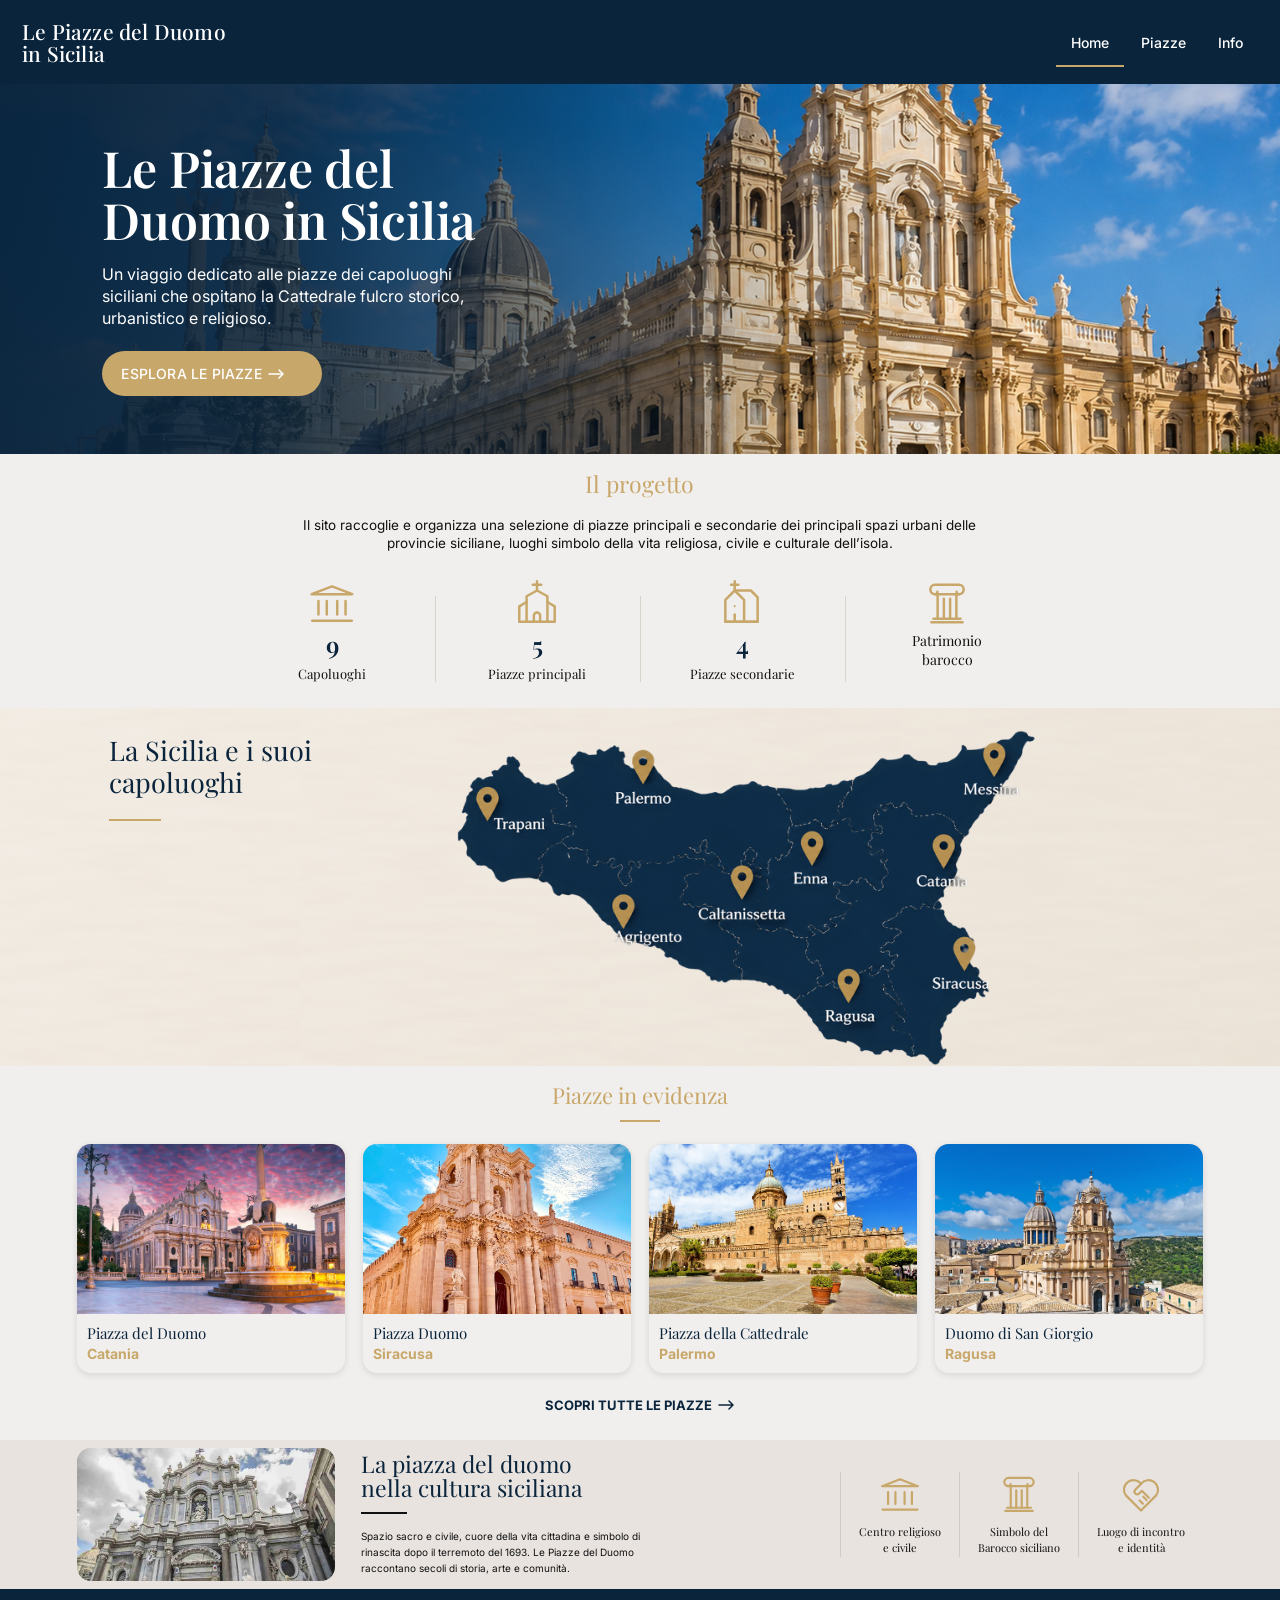
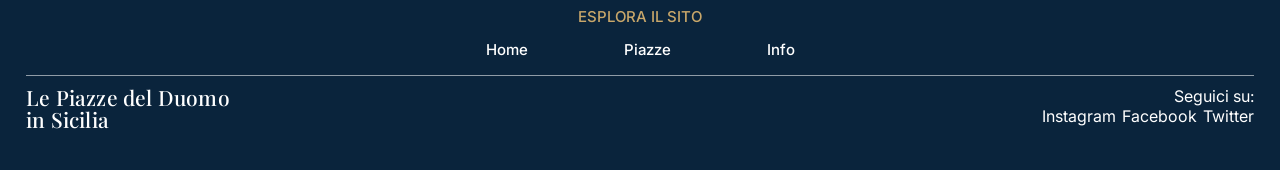
<file: index.html>
<!DOCTYPE html>
<html lang="it">
<head>
<meta charset="UTF-8">
<meta name="viewport" content="width=device-width, initial-scale=1.0">
<title>Le Piazze del Duomo in Sicilia</title>
<meta name="description" content="Un viaggio dedicato alle piazze del Duomo dei capoluoghi siciliani.">
<link rel="preconnect" href="https://fonts.googleapis.com">
<link rel="preconnect" href="https://fonts.gstatic.com" crossorigin>
<link href="https://fonts.googleapis.com/css2?family=Inter:wght@400;500;700&family=Playfair+Display:wght@400;500;600&display=swap" rel="stylesheet">
<link rel="stylesheet" href="css/style.css">
</head>
<body>

<header class="header">
  <div class="header__inner">
    <a href="index.html" class="logo">Le Piazze del Duomo<br>in Sicilia</a>
    <button class="burger" aria-label="Apri menu" aria-expanded="false"><span></span><span></span><span></span></button>
    <nav class="nav">
      <a href="index.html" class="attivo">Home</a>
      <a href="piazze.html">Piazze</a>
      <a href="info.html">Info</a>
    </nav>
  </div>
</header>


<section class="hero hero--home">
  <div class="hero__img"><img class="foto" src="img/homepiazze:.png.png" alt=""></div>
  <div class="hero__content">
      <h1>Le Piazze del<br>Duomo in Sicilia</h1>
      <p class="hero__sub">Un viaggio dedicato alle piazze dei capoluoghi siciliani che ospitano la Cattedrale fulcro storico, urbanistico e religioso.</p>
      <a href="piazze.html" class="btn-oro">Esplora le piazze <svg class="freccia" viewBox="0 0 16 10" fill="none" stroke="currentColor" stroke-width="1.5" stroke-linecap="round" stroke-linejoin="round"><path d="M1 5h14M11 1l4 4-4 4"/></svg></a>
  </div>
</section>

<section class="progetto">
  <div class="container">
    <h2 class="titolo-oro">Il progetto</h2>
    <p class="progetto__testo">Il sito raccoglie e organizza una selezione di piazze principali e secondarie dei principali spazi urbani delle provincie siciliane, luoghi simbolo della vita religiosa, civile e culturale dell’isola.</p>
    <div class="stats">
      <div class="stat"><img src="icons/capoluoghi.svg" alt=""><span class="stat__num">9</span><span class="stat__label">Capoluoghi</span></div>
      <div class="stat"><img src="icons/chiesa.svg" alt=""><span class="stat__num">5</span><span class="stat__label">Piazze principali</span></div>
      <div class="stat"><img src="icons/cattedrale.svg" alt=""><span class="stat__num">4</span><span class="stat__label">Piazze secondarie</span></div>
      <div class="stat"><img src="icons/colonna.svg" alt=""><span class="stat__label stat__label--solo">Patrimonio<br>barocco</span></div>
    </div>
  </div>
</section>

<section class="mappa">
  <div class="mappa__inner">
    <div class="mappa__titolo">
      <h2>La Sicilia e i suoi<br>capoluoghi</h2>
      <span class="linea"></span>
    </div>
    <div class="mappa__img"><img src="img/sicilia.png" alt="Mappa della Sicilia con i nove capoluoghi"></div>
  </div>
</section>

<section class="evidenza">
  <div class="container">
    <h2 class="titolo-oro">Piazze in evidenza</h2>
    <span class="linea linea--centro" style="width:40px"></span>
    <div class="griglia-4">
      <a class="card" href="catania.html">
        <div class="card__img"><img class="foto" src="img/cardcatania .png" alt="Piazza del Duomo, Catania"></div>
        <div class="card__body">
          <div><h3 class="card__titolo">Piazza del Duomo</h3><p class="card__citta">Catania</p></div>
          
        </div>
      </a>
      <a class="card" href="siracusa.html">
        <div class="card__img"><img class="foto" src="img/cardsiracusa.png" alt="Piazza Duomo, Siracusa"></div>
        <div class="card__body">
          <div><h3 class="card__titolo">Piazza Duomo</h3><p class="card__citta">Siracusa</p></div>
          
        </div>
      </a>
      <a class="card" href="palermo.html">
        <div class="card__img"><img class="foto" src="img/cardpalermo .png" alt="Piazza della Cattedrale, Palermo"></div>
        <div class="card__body">
          <div><h3 class="card__titolo">Piazza della Cattedrale</h3><p class="card__citta">Palermo</p></div>
          
        </div>
      </a>
      <a class="card" href="ragusa.html">
        <div class="card__img"><img class="foto" src="img/cardragusa.png" alt="Duomo di San Giorgio, Ragusa"></div>
        <div class="card__body">
          <div><h3 class="card__titolo">Duomo di San Giorgio</h3><p class="card__citta">Ragusa</p></div>
          
        </div>
      </a>
    </div>
    <a href="piazze.html" class="link-tutte">Scopri tutte le piazze <svg class="freccia" viewBox="0 0 16 10" fill="none" stroke="currentColor" stroke-width="1.5" stroke-linecap="round" stroke-linejoin="round"><path d="M1 5h14M11 1l4 4-4 4"/></svg></a>
  </div>
</section>

<section class="cultura">
  <div class="cultura__inner">
  
    <div class="cultura__img"><img class="foto" src="img/cardhomedettaglio.png" alt="Cattedrale barocca siciliana"></div>
    <div class="cultura__testo">
      <h2>La piazza del duomo<br>nella cultura siciliana</h2>
      <span class="linea linea--nera"></span>
      <p>Spazio sacro e civile, cuore della vita cittadina e simbolo di rinascita dopo il terremoto del 1693. Le Piazze del Duomo raccontano secoli di storia, arte e comunità.</p>
    </div>
    <div class="cultura__icone">
      <div class="cultura__icona"><img src="icons/capoluoghi.svg" alt=""><span>Centro religioso<br>e civile</span></div>
      <div class="cultura__icona"><img src="icons/colonna.svg" alt=""><span>Simbolo del<br>Barocco siciliano</span></div>
      <div class="cultura__icona"><img src="icons/incontro.svg" alt=""><span>Luogo di incontro<br>e identità</span></div>
    </div>
  </div>
</section>

<footer class="footer">
  <p class="footer__tit">Esplora il sito</p>
  <nav class="footer__nav">
    <a href="index.html">Home</a>
    <a href="piazze.html">Piazze</a>
    <a href="info.html">Info</a>
  </nav>
  <hr class="footer__hr">
  <div class="footer__bottom">
    <a href="index.html" class="logo">Le Piazze del Duomo<br>in Sicilia</a>
    <div class="social">
      Seguici su:<br>
      <a href="#" target="_blank" rel="noopener">Instagram</a>
      <a href="#" target="_blank" rel="noopener">Facebook</a>
      <a href="#" target="_blank" rel="noopener">Twitter</a>
    </div>
  </div>
</footer>

<script>
  const burger = document.querySelector('.burger');
  const nav = document.querySelector('.nav');
  burger.addEventListener('click', () => {
    const open = nav.classList.toggle('aperto');
    burger.classList.toggle('aperto', open);
    burger.setAttribute('aria-expanded', open);
  });
</script>
</body>
</html>
</file>
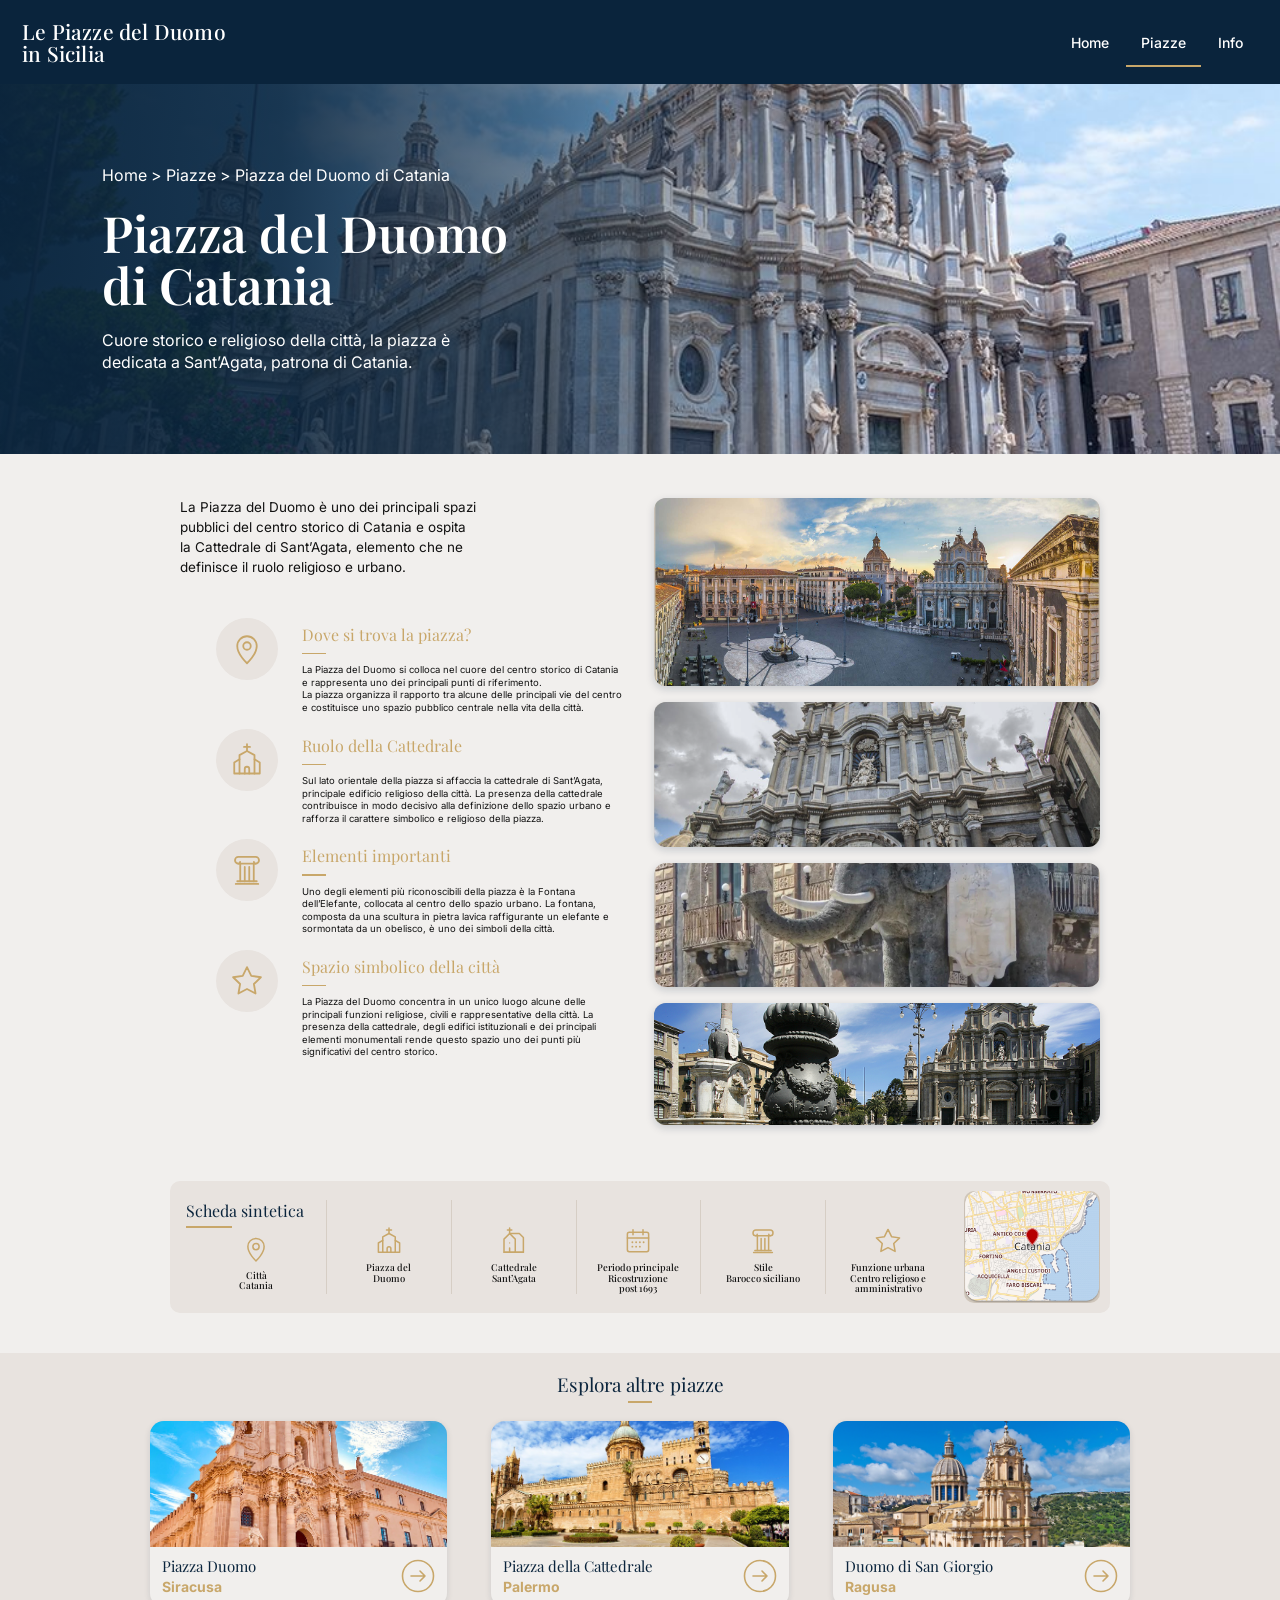
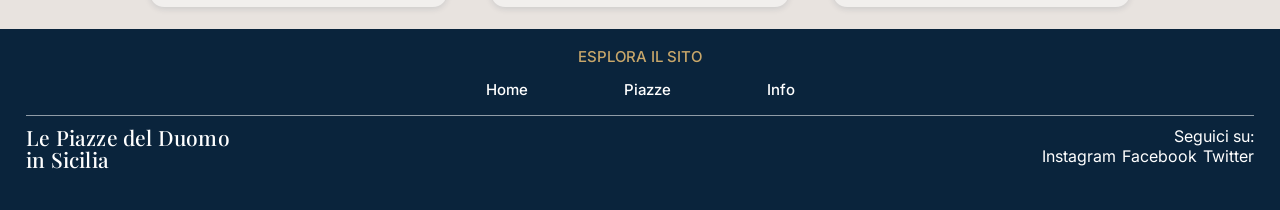
<file: catania.html>
<!DOCTYPE html>
<html lang="it">
<head>
<meta charset="UTF-8">
<meta name="viewport" content="width=device-width, initial-scale=1.0">
<title>Piazza del Duomo di Catania – Le Piazze del Duomo in Sicilia</title>
<meta name="description" content="La Piazza del Duomo è uno dei principali spazi pubblici del centro storico di Catania e ospita la Cattedrale di Sant’Agata, elemento che ne definisce il ruolo religioso e urbano.">
<link rel="preconnect" href="https://fonts.googleapis.com">
<link rel="preconnect" href="https://fonts.gstatic.com" crossorigin>
<link href="https://fonts.googleapis.com/css2?family=Inter:wght@400;500;700&family=Playfair+Display:wght@400;500;600&display=swap" rel="stylesheet">
<link rel="stylesheet" href="css/style.css">
</head>
<body>

<header class="header">
  <div class="header__inner">
    <a href="index.html" class="logo">Le Piazze del Duomo<br>in Sicilia</a>
    <button class="burger" aria-label="Apri menu" aria-expanded="false"><span></span><span></span><span></span></button>
    <nav class="nav">
      <a href="index.html">Home</a>
      <a href="piazze.html" class="attivo">Piazze</a>
      <a href="info.html">Info</a>
    </nav>
  </div>
</header>


<section class="hero ">
  <div class="hero__img"><img class="foto" src="img/cataniahero2.jpg" alt=""></div>
  <div class="hero__content">
      <p class="hero__breadcrumb"><a href="index.html">Home</a> &gt; <a href="piazze.html">Piazze</a> &gt; <span>Piazza del Duomo di Catania</span></p>
      <h1>Piazza del Duomo<br>di Catania</h1>
      <p class="hero__sub">Cuore storico e religioso della città, la piazza è dedicata a Sant’Agata, patrona di Catania.</p>
  </div>
</section>

<section class="dettaglio">
  <div class="dettaglio__grid">
    <div>
      <p class="dettaglio__intro">La Piazza del Duomo è uno dei principali spazi pubblici del centro storico di Catania e ospita la Cattedrale di Sant’Agata, elemento che ne definisce il ruolo religioso e urbano.</p>
      <div class="blocchi">
        <div class="blocco">
          <div class="cerchio"><img src="icons/pin.svg" alt=""></div>
          <div><h3>Dove si trova la piazza?</h3><span class="linea"></span><p>La Piazza del Duomo si colloca nel cuore del centro storico di Catania e rappresenta uno dei principali punti di riferimento.<br>La piazza organizza il rapporto tra alcune delle principali vie del centro e costituisce uno spazio pubblico centrale nella vita della città.</p></div>
        </div>
        <div class="blocco">
          <div class="cerchio"><img src="icons/chiesa.svg" alt=""></div>
          <div><h3>Ruolo della Cattedrale</h3><span class="linea"></span><p>Sul lato orientale della piazza si affaccia la cattedrale di Sant’Agata, principale edificio religioso della città. La presenza della cattedrale contribuisce in modo decisivo alla definizione dello spazio urbano e rafforza il carattere simbolico e religioso della piazza.</p></div>
        </div>
        <div class="blocco">
          <div class="cerchio"><img src="icons/colonna.svg" alt=""></div>
          <div><h3>Elementi importanti</h3><span class="linea"></span><p>Uno degli elementi più riconoscibili della piazza è la Fontana dell’Elefante, collocata al centro dello spazio urbano. La fontana, composta da una scultura in pietra lavica raffigurante un elefante e sormontata da un obelisco, è uno dei simboli della città.</p></div>
        </div>
        <div class="blocco">
          <div class="cerchio"><img src="icons/stella.svg" alt=""></div>
          <div><h3>Spazio simbolico della città</h3><span class="linea"></span><p>La Piazza del Duomo concentra in un unico luogo alcune delle principali funzioni religiose, civili e rappresentative della città. La presenza della cattedrale, degli edifici istituzionali e dei principali elementi monumentali rende questo spazio uno dei punti più significativi del centro storico.</p></div>
        </div>
      </div>
    </div>
   
    <div class="dettaglio__foto">
        <figure><img class="foto" src="img/ct1.png" alt="Piazza del Duomo di Catania – foto 1"></figure>
        <figure><img class="foto" src="img/ct2.png" alt="Piazza del Duomo di Catania – foto 2"></figure>
        <figure><img class="foto" src="img/ct3.png" alt="Piazza del Duomo di Catania – foto 3"></figure>
        <figure><img class="foto" src="img/ct4.png" alt="Piazza del Duomo di Catania – foto 4"></figure>
    </div>
  </div>
</section>

<section class="scheda-wrap">
  <div class="scheda">
    <div class="scheda__voci">
      <div class="scheda__titolo">
        <h3>Scheda sintetica</h3><span class="linea"></span>
        <div class="voce"><img src="icons/pin.svg" alt=""><span>Città<br>Catania</span></div>
      </div>
        <div class="voce"><img src="icons/chiesa.svg" alt=""><span>Piazza del<br>Duomo</span></div>
        <div class="voce"><img src="icons/cattedrale.svg" alt=""><span>Cattedrale<br>Sant’Agata</span></div>
        <div class="voce"><img src="icons/calendario.svg" alt=""><span>Periodo principale<br>Ricostruzione<br>post 1693</span></div>
        <div class="voce"><img src="icons/colonna.svg" alt=""><span>Stile<br>Barocco siciliano</span></div>
        <div class="voce"><img src="icons/stella.svg" alt=""><span>Funzione urbana<br>Centro religioso e<br>amministrativo</span></div>
    </div>
  
    <a class="scheda__mappa" href="https://www.google.com/maps/search/?api=1&query=Piazza+del+Duomo+Catania" target="_blank" rel="noopener"><img class="foto" src="img/mappact.png" alt="Mappa – Piazza del Duomo di Catania"></a>
  </div>
</section>

<section class="altre">
  <h2>Esplora altre piazze</h2>
  <span class="linea"></span>
  <div class="griglia-altre">
      <a class="card" href="siracusa.html">
        <div class="card__img"><img class="foto" src="img/cardsiracusa.png" alt="Piazza Duomo, Siracusa"></div>
        <div class="card__body">
          <div><h3 class="card__titolo">Piazza Duomo</h3><p class="card__citta">Siracusa</p></div>
          <svg class="card__freccia" viewBox="0 0 34 34" fill="none" stroke="#C8A76A" stroke-width="1.6" stroke-linecap="round" stroke-linejoin="round"><circle cx="17" cy="17" r="15.5"/><path d="M10 17h14M19 12l5 5-5 5"/></svg>
        </div>
      </a>
      <a class="card" href="palermo.html">
        <div class="card__img"><img class="foto" src="img/cardpalermo .png" alt="Piazza della Cattedrale, Palermo"></div>
        <div class="card__body">
          <div><h3 class="card__titolo">Piazza della Cattedrale</h3><p class="card__citta">Palermo</p></div>
          <svg class="card__freccia" viewBox="0 0 34 34" fill="none" stroke="#C8A76A" stroke-width="1.6" stroke-linecap="round" stroke-linejoin="round"><circle cx="17" cy="17" r="15.5"/><path d="M10 17h14M19 12l5 5-5 5"/></svg>
        </div>
      </a>
      <a class="card" href="ragusa.html">
        <div class="card__img"><img class="foto" src="img/cardragusa.png" alt="Duomo di San Giorgio, Ragusa"></div>
        <div class="card__body">
          <div><h3 class="card__titolo">Duomo di San Giorgio</h3><p class="card__citta">Ragusa</p></div>
          <svg class="card__freccia" viewBox="0 0 34 34" fill="none" stroke="#C8A76A" stroke-width="1.6" stroke-linecap="round" stroke-linejoin="round"><circle cx="17" cy="17" r="15.5"/><path d="M10 17h14M19 12l5 5-5 5"/></svg>
        </div>
      </a>
  </div>
</section>

<footer class="footer">
  <p class="footer__tit">Esplora il sito</p>
  <nav class="footer__nav">
    <a href="index.html">Home</a>
    <a href="piazze.html">Piazze</a>
    <a href="info.html">Info</a>
  </nav>
  <hr class="footer__hr">
  <div class="footer__bottom">
    <a href="index.html" class="logo">Le Piazze del Duomo<br>in Sicilia</a>
    <div class="social">
      Seguici su:<br>
      <a href="#" target="_blank" rel="noopener">Instagram</a>
      <a href="#" target="_blank" rel="noopener">Facebook</a>
      <a href="#" target="_blank" rel="noopener">Twitter</a>
    </div>
  </div>
</footer>

<script>
  const burger = document.querySelector('.burger');
  const nav = document.querySelector('.nav');
  burger.addEventListener('click', () => {
    const open = nav.classList.toggle('aperto');
    burger.classList.toggle('aperto', open);
    burger.setAttribute('aria-expanded', open);
  });
</script>
</body>
</html>
</file>
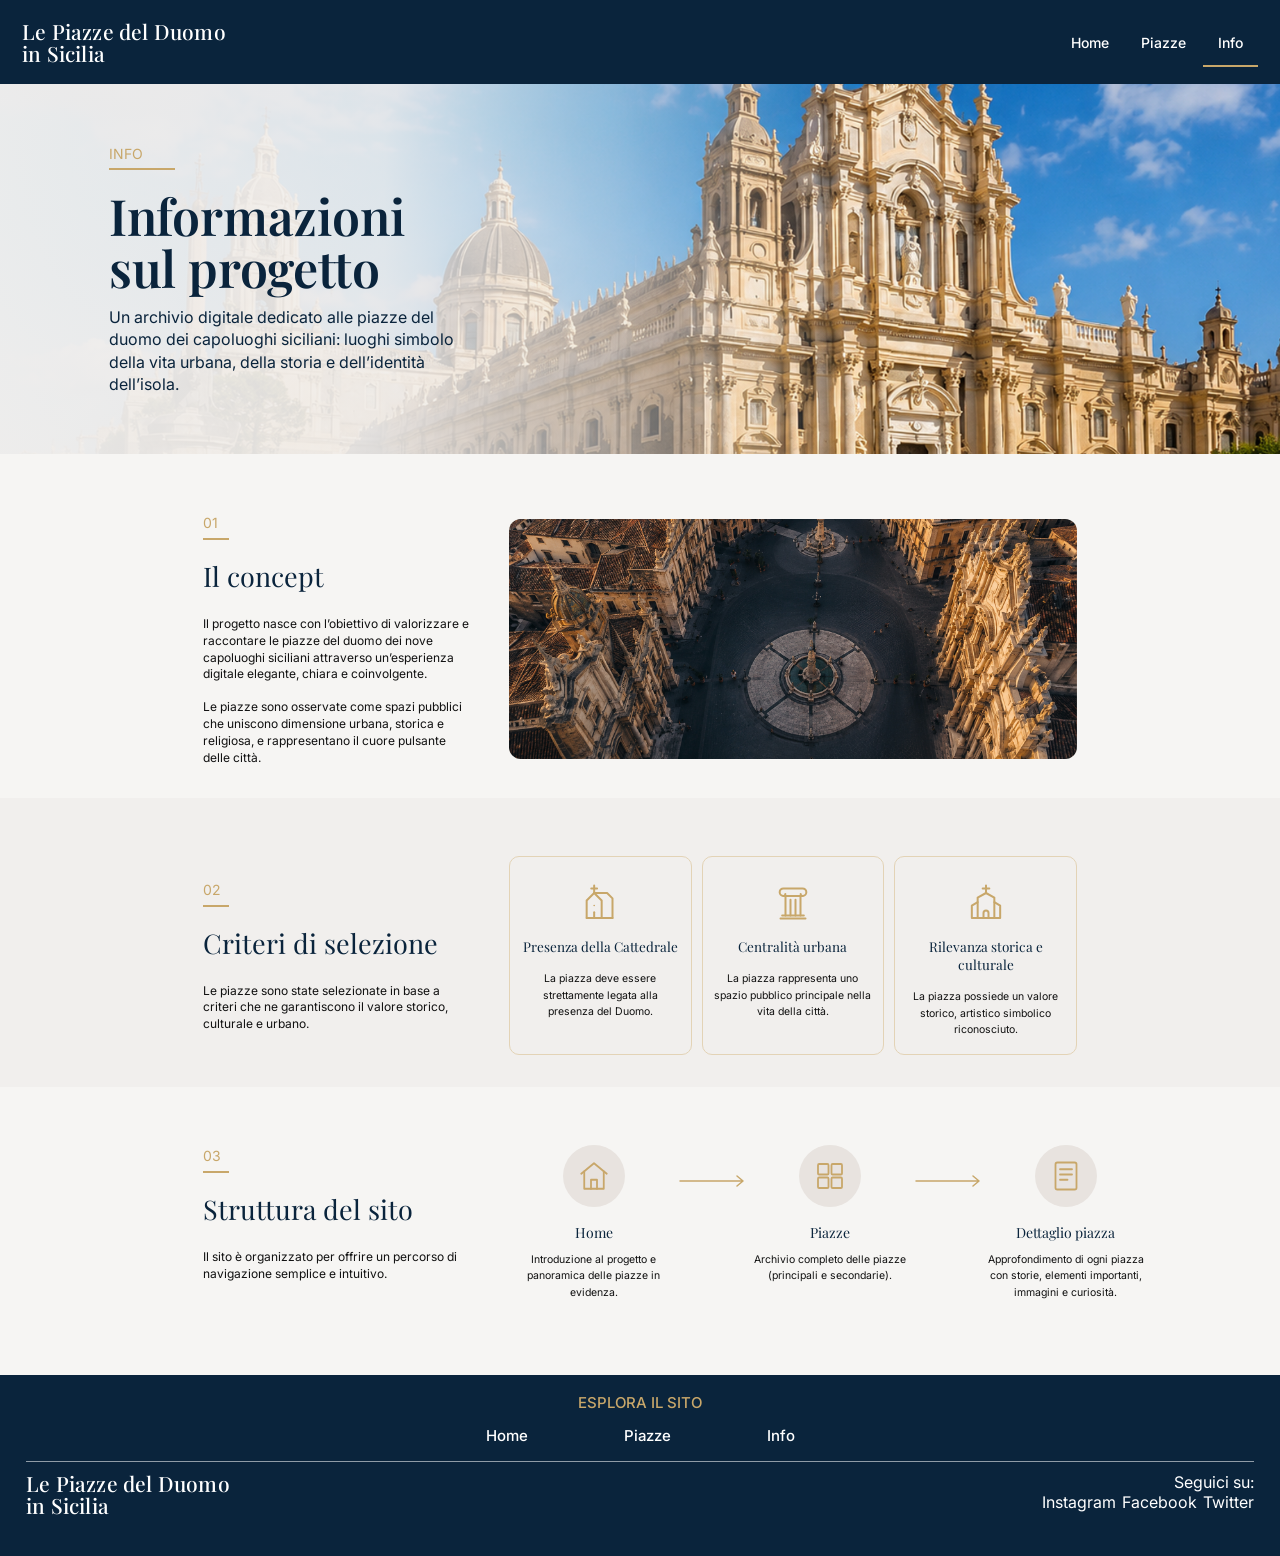
<file: info.html>
<!DOCTYPE html>
<html lang="it">
<head>
<meta charset="UTF-8">
<meta name="viewport" content="width=device-width, initial-scale=1.0">
<title>Info – Le Piazze del Duomo in Sicilia</title>
<meta name="description" content="Informazioni sul progetto Le Piazze del Duomo in Sicilia.">
<link rel="preconnect" href="https://fonts.googleapis.com">
<link rel="preconnect" href="https://fonts.gstatic.com" crossorigin>
<link href="https://fonts.googleapis.com/css2?family=Inter:wght@400;500;700&family=Playfair+Display:wght@400;500;600&display=swap" rel="stylesheet">
<link rel="stylesheet" href="css/style.css">
</head>
<body>

<header class="header">
  <div class="header__inner">
    <a href="index.html" class="logo">Le Piazze del Duomo<br>in Sicilia</a>
    <button class="burger" aria-label="Apri menu" aria-expanded="false"><span></span><span></span><span></span></button>
    <nav class="nav">
      <a href="index.html">Home</a>
      <a href="piazze.html">Piazze</a>
      <a href="info.html" class="attivo">Info</a>
    </nav>
  </div>
</header>


<section class="hero hero--info">
  <div class="hero__img"><img class="foto" src="img/homepiazze:.png.png" alt=""></div>
  <div class="hero__content">
      <span class="hero__tag">INFO</span>
      <h1>Informazioni<br>sul progetto</h1>
      <p class="hero__sub">Un archivio digitale dedicato alle piazze del duomo dei capoluoghi siciliani: luoghi simbolo della vita urbana, della storia e dell’identità dell’isola.</p>
  </div>
</section>

<section class="info-sez info-sez--chiara">
  <div class="info-sez__inner">
    <div>
      <span class="num">01</span>
      <h2>Il concept</h2>
      <p>Il progetto nasce con l’obiettivo di valorizzare e raccontare le piazze del duomo dei nove capoluoghi siciliani attraverso un’esperienza digitale elegante, chiara e coinvolgente.</p>
      <p>Le piazze sono osservate come spazi pubblici che uniscono dimensione urbana, storica e religiosa, e rappresentano il cuore pulsante delle città.</p>
    </div>
    <!-- FOTO: img/info-concept.jpg -->
    <div class="info-sez__img"><img class="foto" src="img/info1.png" alt="Vista aerea di una piazza del Duomo"></div>
  </div>
</section>

<section class="info-sez info-sez--media">
  <div class="info-sez__inner">
    <div>
      <span class="num">02</span>
      <h2>Criteri di selezione</h2>
      <p>Le piazze sono state selezionate in base a criteri che ne garantiscono il valore storico, culturale e urbano.</p>
    </div>
    <div class="criteri">
      <div class="criterio"><img src="icons/cattedrale.svg" alt=""><h3>Presenza della Cattedrale</h3><p>La piazza deve essere strettamente legata alla presenza del Duomo.</p></div>
      <div class="criterio"><img src="icons/colonna.svg" alt=""><h3>Centralità urbana</h3><p>La piazza rappresenta uno spazio pubblico principale nella vita della città.</p></div>
      <div class="criterio"><img src="icons/chiesa.svg" alt=""><h3>Rilevanza storica e culturale</h3><p>La piazza possiede un valore storico, artistico simbolico riconosciuto.</p></div>
    </div>
  </div>
</section>

<section class="info-sez info-sez--chiara info-sez--ultima">
  <div class="info-sez__inner" style="align-items:start">
    <div>
      <span class="num">03</span>
      <h2>Struttura del sito</h2>
      <p>Il sito è organizzato per offrire un percorso di navigazione semplice e intuitivo.</p>
    </div>
    <div class="struttura">
      <a href="index.html" class="step"><div class="cerchio"><img src="icons/home.svg" alt=""></div><h3>Home</h3><p>Introduzione al progetto e panoramica delle piazze in evidenza.</p></a>
      <svg class="step__freccia" viewBox="0 0 66 12" fill="none" stroke="#C8A76A" stroke-width="1.5" stroke-linecap="round" stroke-linejoin="round"><path d="M1 6h63M58 1l6 5-6 5"/></svg>
      <a href="piazze.html" class="step"><div class="cerchio"><img src="icons/griglia.svg" alt=""></div><h3>Piazze</h3><p>Archivio completo delle piazze (principali e secondarie).</p></a>
      <svg class="step__freccia" viewBox="0 0 66 12" fill="none" stroke="#C8A76A" stroke-width="1.5" stroke-linecap="round" stroke-linejoin="round"><path d="M1 6h63M58 1l6 5-6 5"/></svg>
      <a href="catania.html" class="step"><div class="cerchio"><img src="icons/dettaglio.svg" alt=""></div><h3>Dettaglio piazza</h3><p>Approfondimento di ogni piazza con storie, elementi importanti, immagini e curiosità.</p></a>
    </div>
  </div>
</section>

<footer class="footer">
  <p class="footer__tit">Esplora il sito</p>
  <nav class="footer__nav">
    <a href="index.html">Home</a>
    <a href="piazze.html">Piazze</a>
    <a href="info.html">Info</a>
  </nav>
  <hr class="footer__hr">
  <div class="footer__bottom">
    <a href="index.html" class="logo">Le Piazze del Duomo<br>in Sicilia</a>
    <div class="social">
      Seguici su:<br>
      <a href="#" target="_blank" rel="noopener">Instagram</a>
      <a href="#" target="_blank" rel="noopener">Facebook</a>
      <a href="#" target="_blank" rel="noopener">Twitter</a>
    </div>
  </div>
</footer>

<script>
  const burger = document.querySelector('.burger');
  const nav = document.querySelector('.nav');
  burger.addEventListener('click', () => {
    const open = nav.classList.toggle('aperto');
    burger.classList.toggle('aperto', open);
    burger.setAttribute('aria-expanded', open);
  });
</script>
</body>
</html>
</file>
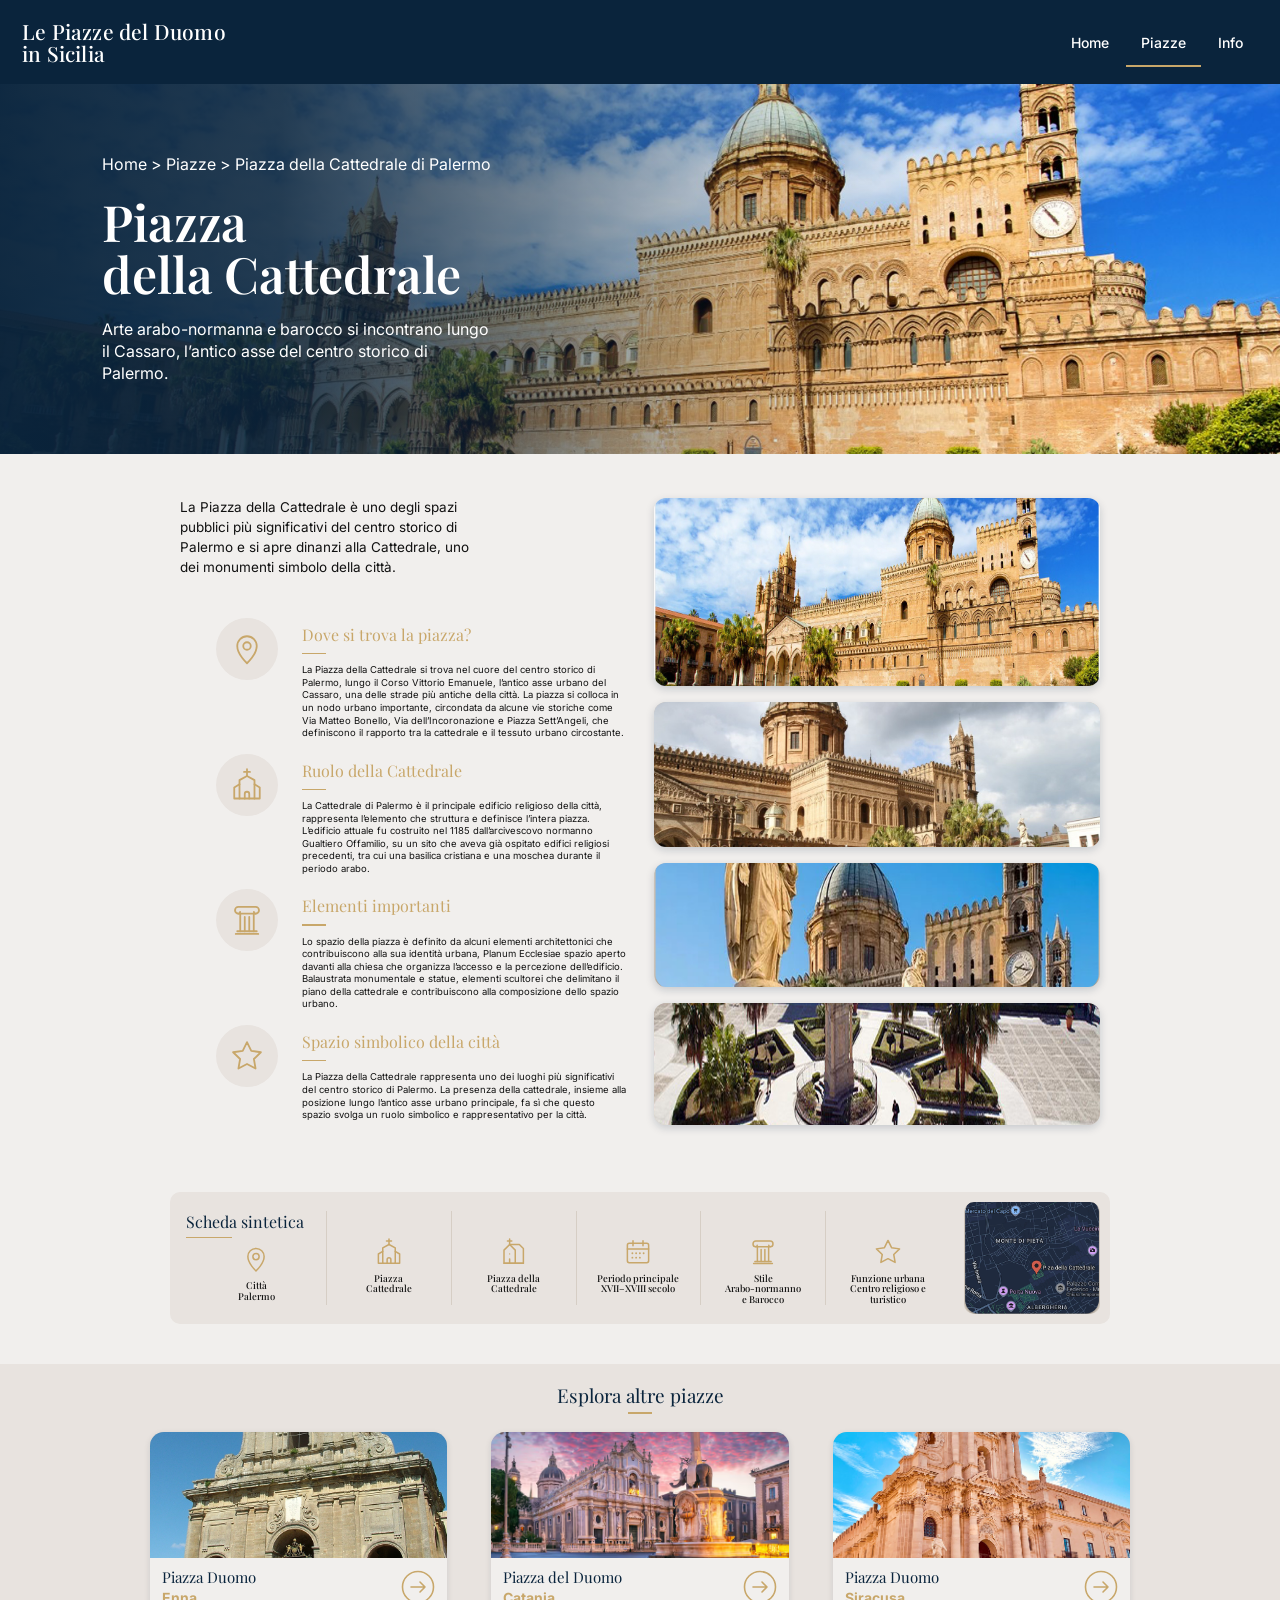
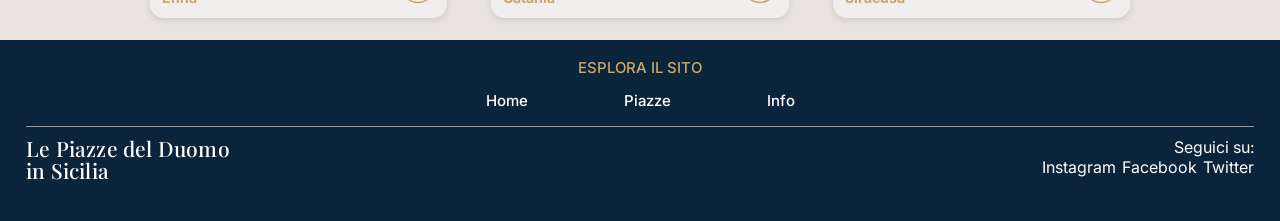
<file: palermo.html>
<!DOCTYPE html>
<html lang="it">
<head>
<meta charset="UTF-8">
<meta name="viewport" content="width=device-width, initial-scale=1.0">
<title>Piazza della Cattedrale di Palermo – Le Piazze del Duomo in Sicilia</title>
<meta name="description" content="La Piazza della Cattedrale è uno degli spazi pubblici più significativi del centro storico di Palermo e si apre dinanzi alla Cattedrale, uno dei monumenti simbolo della città.">
<link rel="preconnect" href="https://fonts.googleapis.com">
<link rel="preconnect" href="https://fonts.gstatic.com" crossorigin>
<link href="https://fonts.googleapis.com/css2?family=Inter:wght@400;500;700&family=Playfair+Display:wght@400;500;600&display=swap" rel="stylesheet">
<link rel="stylesheet" href="css/style.css">
</head>
<body>

<header class="header">
  <div class="header__inner">
    <a href="index.html" class="logo">Le Piazze del Duomo<br>in Sicilia</a>
    <button class="burger" aria-label="Apri menu" aria-expanded="false"><span></span><span></span><span></span></button>
    <nav class="nav">
      <a href="index.html">Home</a>
      <a href="piazze.html" class="attivo">Piazze</a>
      <a href="info.html">Info</a>
    </nav>
  </div>
</header>


<section class="hero ">
  <div class="hero__img"><img class="foto" src="img/palermohero.png" alt=""></div>
  <div class="hero__content">
      <p class="hero__breadcrumb"><a href="index.html">Home</a> &gt; <a href="piazze.html">Piazze</a> &gt; <span>Piazza della Cattedrale di Palermo</span></p>
      <h1>Piazza<br>della Cattedrale</h1>
      <p class="hero__sub">Arte arabo-normanna e barocco si incontrano lungo il Cassaro, l’antico asse del centro storico di Palermo.</p>
  </div>
</section>

<section class="dettaglio">
  <div class="dettaglio__grid">
    <div>
      <p class="dettaglio__intro">La Piazza della Cattedrale è uno degli spazi pubblici più significativi del centro storico di Palermo e si apre dinanzi alla Cattedrale, uno dei monumenti simbolo della città.</p>
      <div class="blocchi">
        <div class="blocco">
          <div class="cerchio"><img src="icons/pin.svg" alt=""></div>
          <div><h3>Dove si trova la piazza?</h3><span class="linea"></span><p>La Piazza della Cattedrale si trova nel cuore del centro storico di Palermo, lungo il Corso Vittorio Emanuele, l’antico asse urbano del Cassaro, una delle strade più antiche della città. La piazza si colloca in un nodo urbano importante, circondata da alcune vie storiche come Via Matteo Bonello, Via dell’Incoronazione e Piazza Sett’Angeli, che definiscono il rapporto tra la cattedrale e il tessuto urbano circostante.</p></div>
        </div>
        <div class="blocco">
          <div class="cerchio"><img src="icons/chiesa.svg" alt=""></div>
          <div><h3>Ruolo della Cattedrale</h3><span class="linea"></span><p>La Cattedrale di Palermo è il principale edificio religioso della città, rappresenta l’elemento che struttura e definisce l’intera piazza.<br>L’edificio attuale fu costruito nel 1185 dall’arcivescovo normanno Gualtiero Offamilio, su un sito che aveva già ospitato edifici religiosi precedenti, tra cui una basilica cristiana e una moschea durante il periodo arabo.</p></div>
        </div>
        <div class="blocco">
          <div class="cerchio"><img src="icons/colonna.svg" alt=""></div>
          <div><h3>Elementi importanti</h3><span class="linea"></span><p>Lo spazio della piazza è definito da alcuni elementi architettonici che contribuiscono alla sua identità urbana, Planum Ecclesiae spazio aperto davanti alla chiesa che organizza l’accesso e la percezione dell’edificio. Balaustrata monumentale e statue, elementi scultorei che delimitano il piano della cattedrale e contribuiscono alla composizione dello spazio urbano.</p></div>
        </div>
        <div class="blocco">
          <div class="cerchio"><img src="icons/stella.svg" alt=""></div>
          <div><h3>Spazio simbolico della città</h3><span class="linea"></span><p>La Piazza della Cattedrale rappresenta uno dei luoghi più significativi del centro storico di Palermo. La presenza della cattedrale, insieme alla posizione lungo l’antico asse urbano principale, fa sì che questo spazio svolga un ruolo simbolico e rappresentativo per la città.</p></div>
        </div>
      </div>
    </div>
  
    <div class="dettaglio__foto">
        <figure><img class="foto" src="img/palermo1.jpg" alt="Piazza della Cattedrale di Palermo – foto 1"></figure>
        <figure><img class="foto" src="img/palermo2.png" alt="Piazza della Cattedrale di Palermo – foto 2"></figure>
        <figure><img class="foto" src="img/palermo3.png" alt="Piazza della Cattedrale di Palermo – foto 3"></figure>
        <figure><img class="foto" src="img/palermo4.png" alt="Piazza della Cattedrale di Palermo – foto 4"></figure>
    </div>
  </div>
</section>

<section class="scheda-wrap">
  <div class="scheda">
    <div class="scheda__voci">
      <div class="scheda__titolo">
        <h3>Scheda sintetica</h3><span class="linea"></span>
        <div class="voce"><img src="icons/pin.svg" alt=""><span>Città<br>Palermo</span></div>
      </div>
        <div class="voce"><img src="icons/chiesa.svg" alt=""><span>Piazza<br>Cattedrale</span></div>
        <div class="voce"><img src="icons/cattedrale.svg" alt=""><span>Piazza della<br>Cattedrale</span></div>
        <div class="voce"><img src="icons/calendario.svg" alt=""><span>Periodo principale<br>XVII–XVIII secolo</span></div>
        <div class="voce"><img src="icons/colonna.svg" alt=""><span>Stile<br>Arabo-normanno<br>e Barocco</span></div>
        <div class="voce"><img src="icons/stella.svg" alt=""><span>Funzione urbana<br>Centro religioso e<br>turistico</span></div>
    </div>
  
    <a class="scheda__mappa" href="https://www.google.com/maps/search/?api=1&query=Piazza+della+Cattedrale+Palermo" target="_blank" rel="noopener"><img class="foto" src="img/mappapalermo.png" alt="Mappa – Piazza della Cattedrale di Palermo"></a>
  </div>
</section>

<section class="altre">
  <h2>Esplora altre piazze</h2>
  <span class="linea"></span>
  <div class="griglia-altre">
      <div class="card">
        <div class="card__img"><img class="foto" src="img/cardenna.png" alt="Piazza Duomo, Enna"></div>
        <div class="card__body">
          <div><h3 class="card__titolo">Piazza Duomo</h3><p class="card__citta">Enna</p></div>
          <svg class="card__freccia" viewBox="0 0 34 34" fill="none" stroke="#C8A76A" stroke-width="1.6" stroke-linecap="round" stroke-linejoin="round"><circle cx="17" cy="17" r="15.5"/><path d="M10 17h14M19 12l5 5-5 5"/></svg>
        </div>
      </div>
      <a class="card" href="catania.html">
        <div class="card__img"><img class="foto" src="img/cardcatania .png" alt="Piazza del Duomo, Catania"></div>
        <div class="card__body">
          <div><h3 class="card__titolo">Piazza del Duomo</h3><p class="card__citta">Catania</p></div>
          <svg class="card__freccia" viewBox="0 0 34 34" fill="none" stroke="#C8A76A" stroke-width="1.6" stroke-linecap="round" stroke-linejoin="round"><circle cx="17" cy="17" r="15.5"/><path d="M10 17h14M19 12l5 5-5 5"/></svg>
        </div>
      </a>
      <a class="card" href="siracusa.html">
        <div class="card__img"><img class="foto" src="img/cardsiracusa.png" alt="Piazza Duomo, Siracusa"></div>
        <div class="card__body">
          <div><h3 class="card__titolo">Piazza Duomo</h3><p class="card__citta">Siracusa</p></div>
          <svg class="card__freccia" viewBox="0 0 34 34" fill="none" stroke="#C8A76A" stroke-width="1.6" stroke-linecap="round" stroke-linejoin="round"><circle cx="17" cy="17" r="15.5"/><path d="M10 17h14M19 12l5 5-5 5"/></svg>
        </div>
      </a>
  </div>
</section>

<footer class="footer">
  <p class="footer__tit">Esplora il sito</p>
  <nav class="footer__nav">
    <a href="index.html">Home</a>
    <a href="piazze.html">Piazze</a>
    <a href="info.html">Info</a>
  </nav>
  <hr class="footer__hr">
  <div class="footer__bottom">
    <a href="index.html" class="logo">Le Piazze del Duomo<br>in Sicilia</a>
    <div class="social">
      Seguici su:<br>
      <a href="#" target="_blank" rel="noopener">Instagram</a>
      <a href="#" target="_blank" rel="noopener">Facebook</a>
      <a href="#" target="_blank" rel="noopener">Twitter</a>
    </div>
  </div>
</footer>

<script>
  const burger = document.querySelector('.burger');
  const nav = document.querySelector('.nav');
  burger.addEventListener('click', () => {
    const open = nav.classList.toggle('aperto');
    burger.classList.toggle('aperto', open);
    burger.setAttribute('aria-expanded', open);
  });
</script>
</body>
</html>
</file>
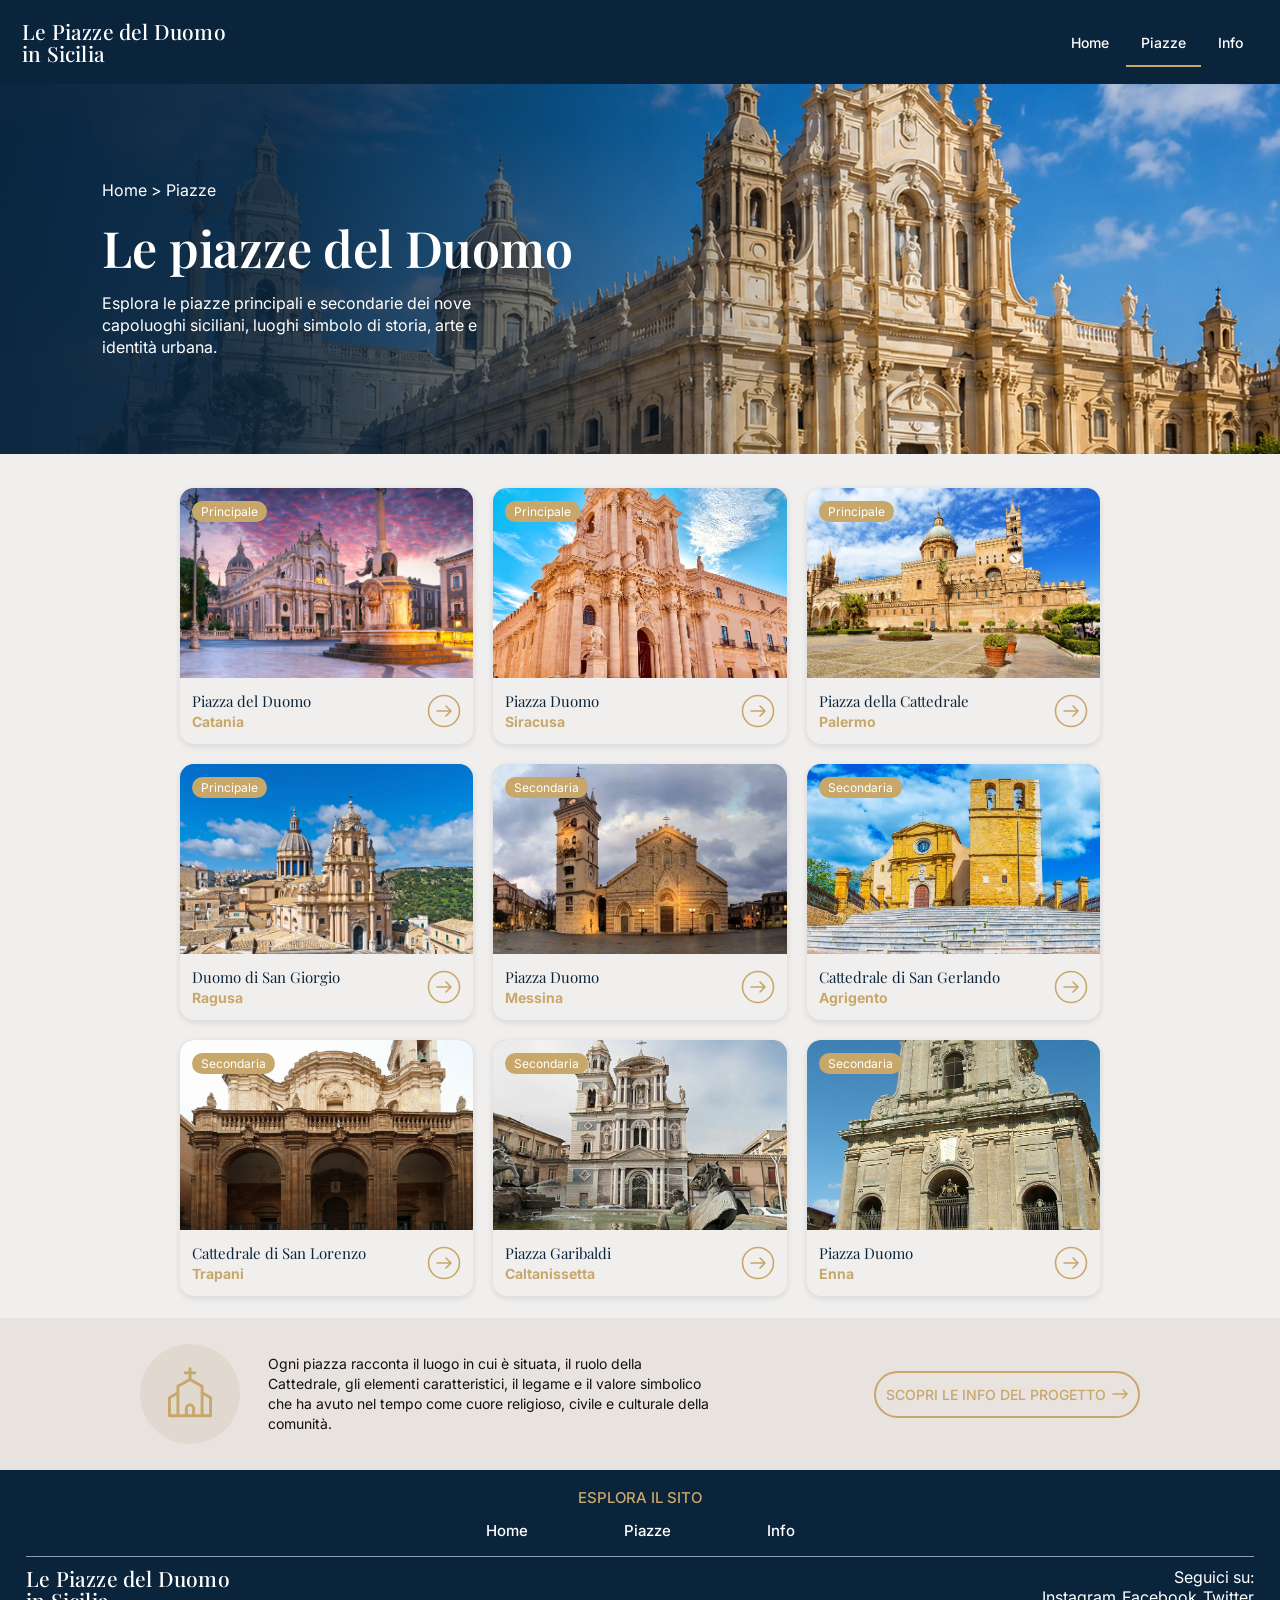
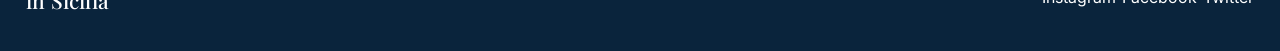
<file: piazze.html>
<!DOCTYPE html>
<html lang="it">
<head>
<meta charset="UTF-8">
<meta name="viewport" content="width=device-width, initial-scale=1.0">
<title>Le piazze del Duomo – Le Piazze del Duomo in Sicilia</title>
<meta name="description" content="Archivio delle piazze principali e secondarie dei nove capoluoghi siciliani.">
<link rel="preconnect" href="https://fonts.googleapis.com">
<link rel="preconnect" href="https://fonts.gstatic.com" crossorigin>
<link href="https://fonts.googleapis.com/css2?family=Inter:wght@400;500;700&family=Playfair+Display:wght@400;500;600&display=swap" rel="stylesheet">
<link rel="stylesheet" href="css/style.css">
</head>
<body>

<header class="header">
  <div class="header__inner">
    <a href="index.html" class="logo">Le Piazze del Duomo<br>in Sicilia</a>
    <button class="burger" aria-label="Apri menu" aria-expanded="false"><span></span><span></span><span></span></button>
    <nav class="nav">
      <a href="index.html">Home</a>
      <a href="piazze.html" class="attivo">Piazze</a>
      <a href="info.html">Info</a>
    </nav>
  </div>
</header>


<section class="hero ">
  <div class="hero__img"><img class="foto" src="img/homepiazze:.png.png" alt=""></div>
  <div class="hero__content">
      <p class="hero__breadcrumb"><a href="index.html">Home</a> &gt; <span>Piazze</span></p>
      <h1>Le piazze del Duomo</h1>
      <p class="hero__sub">Esplora le piazze principali e secondarie dei nove capoluoghi siciliani, luoghi simbolo di storia, arte e identità urbana.</p>
  </div>
</section>

<section class="archivio">
  <div class="griglia-3">
      <a class="card" href="catania.html">
        <span class="badge">Principale</span><div class="card__img"><img class="foto" src="img/cardcatania .png" alt="Piazza del Duomo, Catania"></div>
        <div class="card__body">
          <div><h3 class="card__titolo">Piazza del Duomo</h3><p class="card__citta">Catania</p></div>
          <svg class="card__freccia" viewBox="0 0 34 34" fill="none" stroke="#C8A76A" stroke-width="1.6" stroke-linecap="round" stroke-linejoin="round"><circle cx="17" cy="17" r="15.5"/><path d="M10 17h14M19 12l5 5-5 5"/></svg>
        </div>
      </a>
      <a class="card" href="siracusa.html">
        <span class="badge">Principale</span><div class="card__img"><img class="foto" src="img/cardsiracusa.png" alt="Piazza Duomo, Siracusa"></div>
        <div class="card__body">
          <div><h3 class="card__titolo">Piazza Duomo</h3><p class="card__citta">Siracusa</p></div>
          <svg class="card__freccia" viewBox="0 0 34 34" fill="none" stroke="#C8A76A" stroke-width="1.6" stroke-linecap="round" stroke-linejoin="round"><circle cx="17" cy="17" r="15.5"/><path d="M10 17h14M19 12l5 5-5 5"/></svg>
        </div>
      </a>
      <a class="card" href="palermo.html">
        <span class="badge">Principale</span><div class="card__img"><img class="foto" src="img/cardpalermo .png" alt="Piazza della Cattedrale, Palermo"></div>
        <div class="card__body">
          <div><h3 class="card__titolo">Piazza della Cattedrale</h3><p class="card__citta">Palermo</p></div>
          <svg class="card__freccia" viewBox="0 0 34 34" fill="none" stroke="#C8A76A" stroke-width="1.6" stroke-linecap="round" stroke-linejoin="round"><circle cx="17" cy="17" r="15.5"/><path d="M10 17h14M19 12l5 5-5 5"/></svg>
        </div>
      </a>
      <a class="card" href="ragusa.html">
        <span class="badge">Principale</span><div class="card__img"><img class="foto" src="img/cardragusa.png" alt="Duomo di San Giorgio, Ragusa"></div>
        <div class="card__body">
          <div><h3 class="card__titolo">Duomo di San Giorgio</h3><p class="card__citta">Ragusa</p></div>
          <svg class="card__freccia" viewBox="0 0 34 34" fill="none" stroke="#C8A76A" stroke-width="1.6" stroke-linecap="round" stroke-linejoin="round"><circle cx="17" cy="17" r="15.5"/><path d="M10 17h14M19 12l5 5-5 5"/></svg>
        </div>
      </a>
      <div class="card">
        <span class="badge">Secondaria</span><div class="card__img"><img class="foto" src="img/cardmessina.png" alt="Piazza Duomo, Messina"></div>
        <div class="card__body">
          <div><h3 class="card__titolo">Piazza Duomo</h3><p class="card__citta">Messina</p></div>
          <svg class="card__freccia" viewBox="0 0 34 34" fill="none" stroke="#C8A76A" stroke-width="1.6" stroke-linecap="round" stroke-linejoin="round"><circle cx="17" cy="17" r="15.5"/><path d="M10 17h14M19 12l5 5-5 5"/></svg>
        </div>
      </div>
      <div class="card">
        <span class="badge">Secondaria</span><div class="card__img"><img class="foto" src="img/cardagri.png" alt="Cattedrale di San Gerlando, Agrigento"></div>
        <div class="card__body">
          <div><h3 class="card__titolo">Cattedrale di San Gerlando</h3><p class="card__citta">Agrigento</p></div>
          <svg class="card__freccia" viewBox="0 0 34 34" fill="none" stroke="#C8A76A" stroke-width="1.6" stroke-linecap="round" stroke-linejoin="round"><circle cx="17" cy="17" r="15.5"/><path d="M10 17h14M19 12l5 5-5 5"/></svg>
        </div>
      </div>
      <div class="card">
        <span class="badge">Secondaria</span><div class="card__img"><img class="foto" src="img/cardtrapani.png" alt="Cattedrale di San Lorenzo, Trapani"></div>
        <div class="card__body">
          <div><h3 class="card__titolo">Cattedrale di San Lorenzo</h3><p class="card__citta">Trapani</p></div>
          <svg class="card__freccia" viewBox="0 0 34 34" fill="none" stroke="#C8A76A" stroke-width="1.6" stroke-linecap="round" stroke-linejoin="round"><circle cx="17" cy="17" r="15.5"/><path d="M10 17h14M19 12l5 5-5 5"/></svg>
        </div>
      </div>
      <div class="card">
        <span class="badge">Secondaria</span><div class="card__img"><img class="foto" src="img/cardcalta.png" alt="Piazza Garibaldi, Caltanissetta"></div>
        <div class="card__body">
          <div><h3 class="card__titolo">Piazza Garibaldi</h3><p class="card__citta">Caltanissetta</p></div>
          <svg class="card__freccia" viewBox="0 0 34 34" fill="none" stroke="#C8A76A" stroke-width="1.6" stroke-linecap="round" stroke-linejoin="round"><circle cx="17" cy="17" r="15.5"/><path d="M10 17h14M19 12l5 5-5 5"/></svg>
        </div>
      </div>
      <div class="card">
        <span class="badge">Secondaria</span><div class="card__img"><img class="foto" src="img/cardenna.png" alt="Piazza Duomo, Enna"></div>
        <div class="card__body">
          <div><h3 class="card__titolo">Piazza Duomo</h3><p class="card__citta">Enna</p></div>
          <svg class="card__freccia" viewBox="0 0 34 34" fill="none" stroke="#C8A76A" stroke-width="1.6" stroke-linecap="round" stroke-linejoin="round"><circle cx="17" cy="17" r="15.5"/><path d="M10 17h14M19 12l5 5-5 5"/></svg>
        </div>
      </div>
  </div>
</section>

<section class="banda-info">
  <div class="banda-info__inner">
    <div class="cerchio-icona"><img src="icons/chiesa.svg" alt=""></div>
    <p>Ogni piazza racconta il luogo in cui è situata, il ruolo della Cattedrale, gli elementi caratteristici, il legame e il valore simbolico che ha avuto nel tempo come cuore religioso, civile e culturale della comunità.</p>
    <a href="info.html" class="btn-outline">Scopri le info del progetto <svg class="freccia" viewBox="0 0 16 10" fill="none" stroke="currentColor" stroke-width="1.5" stroke-linecap="round" stroke-linejoin="round"><path d="M1 5h14M11 1l4 4-4 4"/></svg></a>
  </div>
</section>

<footer class="footer">
  <p class="footer__tit">Esplora il sito</p>
  <nav class="footer__nav">
    <a href="index.html">Home</a>
    <a href="piazze.html">Piazze</a>
    <a href="info.html">Info</a>
  </nav>
  <hr class="footer__hr">
  <div class="footer__bottom">
    <a href="index.html" class="logo">Le Piazze del Duomo<br>in Sicilia</a>
    <div class="social">
      Seguici su:<br>
      <a href="#" target="_blank" rel="noopener">Instagram</a>
      <a href="#" target="_blank" rel="noopener">Facebook</a>
      <a href="#" target="_blank" rel="noopener">Twitter</a>
    </div>
  </div>
</footer>

<script>
  const burger = document.querySelector('.burger');
  const nav = document.querySelector('.nav');
  burger.addEventListener('click', () => {
    const open = nav.classList.toggle('aperto');
    burger.classList.toggle('aperto', open);
    burger.setAttribute('aria-expanded', open);
  });
</script>
</body>
</html>
</file>
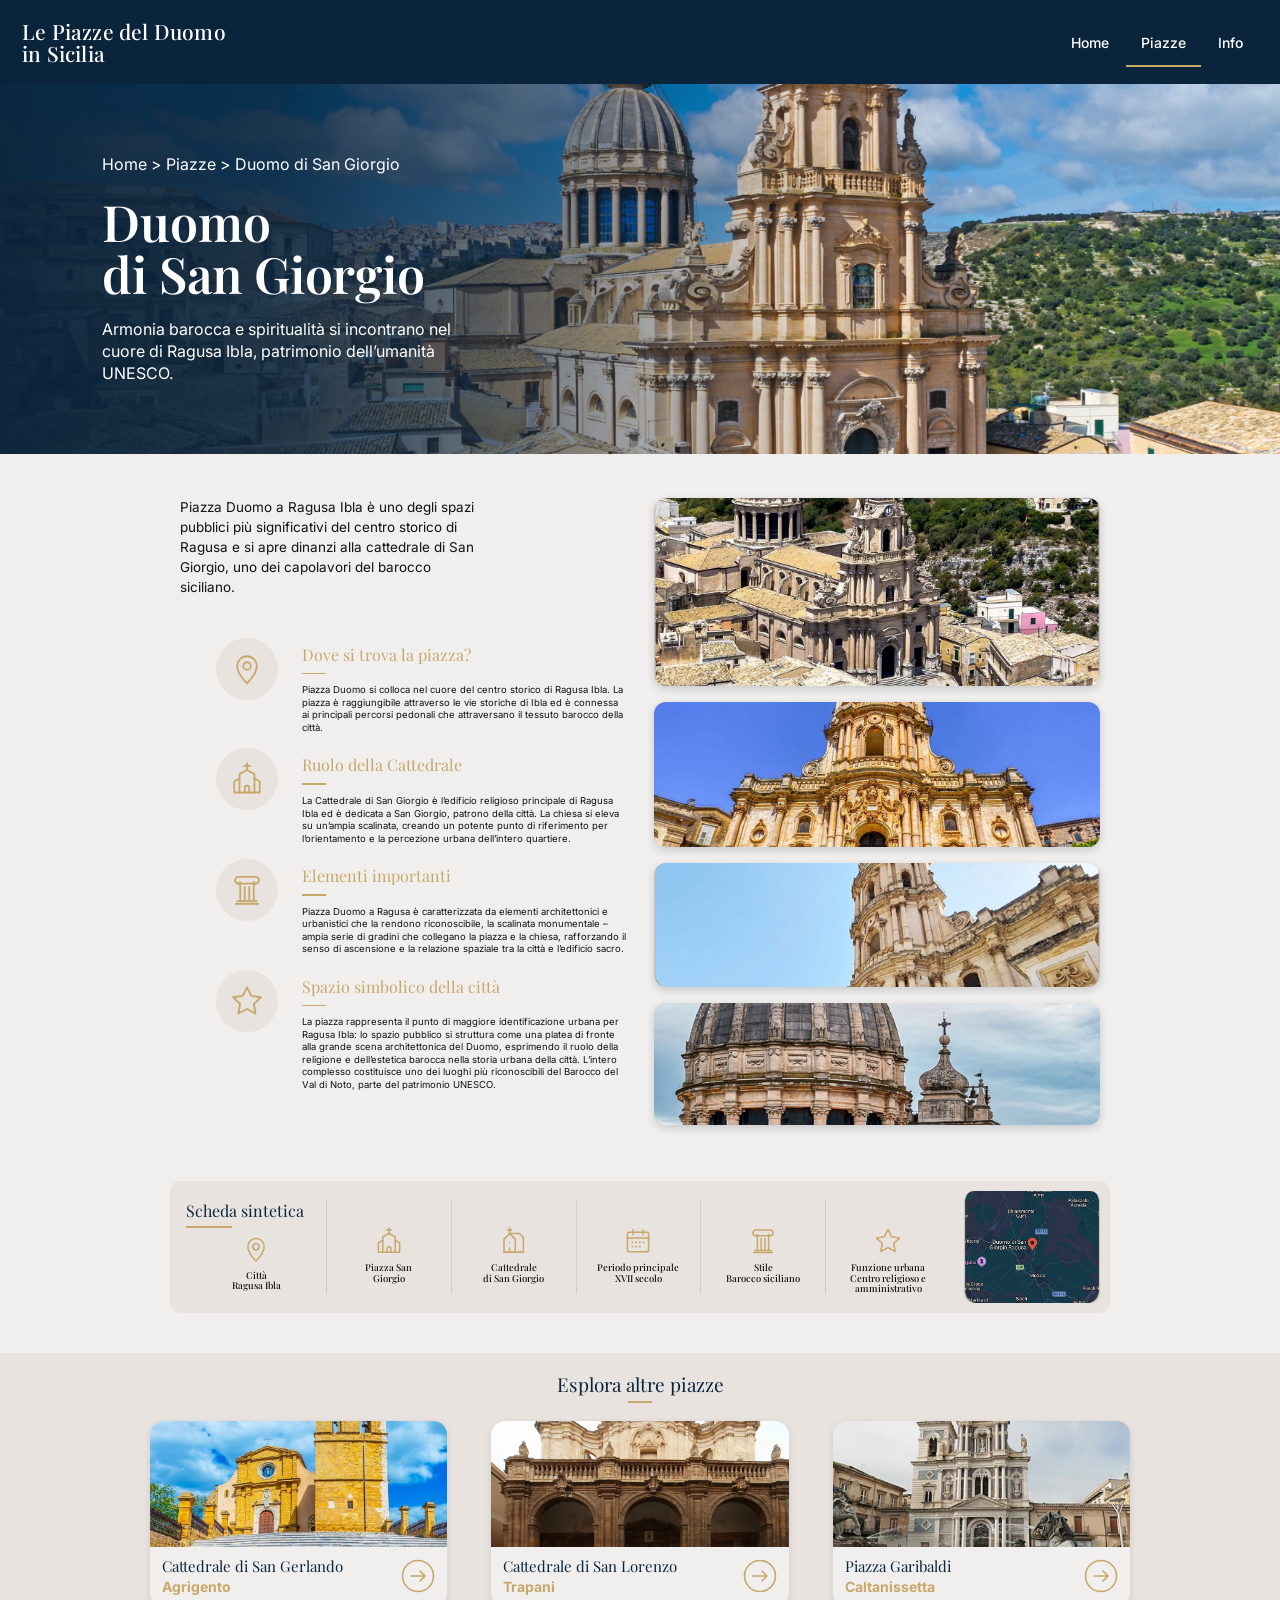
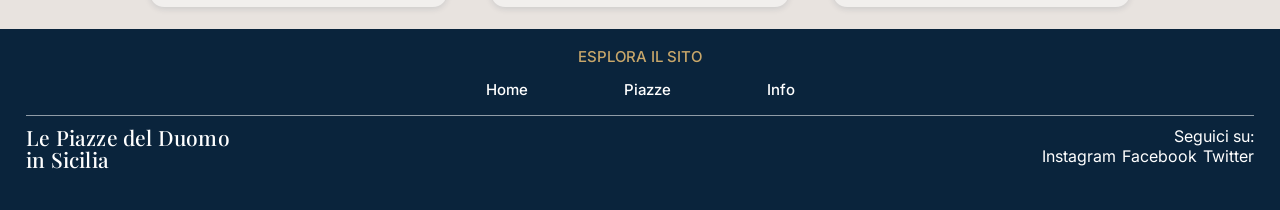
<file: ragusa.html>
<!DOCTYPE html>
<html lang="it">
<head>
<meta charset="UTF-8">
<meta name="viewport" content="width=device-width, initial-scale=1.0">
<title>Duomo di San Giorgio – Ragusa – Le Piazze del Duomo in Sicilia</title>
<meta name="description" content="Piazza Duomo a Ragusa Ibla è uno degli spazi pubblici più significativi del centro storico di Ragusa e si apre dinanzi alla cattedrale di San Giorgio, uno dei capolavori del barocco siciliano.">
<link rel="preconnect" href="https://fonts.googleapis.com">
<link rel="preconnect" href="https://fonts.gstatic.com" crossorigin>
<link href="https://fonts.googleapis.com/css2?family=Inter:wght@400;500;700&family=Playfair+Display:wght@400;500;600&display=swap" rel="stylesheet">
<link rel="stylesheet" href="css/style.css">
</head>
<body>

<header class="header">
  <div class="header__inner">
    <a href="index.html" class="logo">Le Piazze del Duomo<br>in Sicilia</a>
    <button class="burger" aria-label="Apri menu" aria-expanded="false"><span></span><span></span><span></span></button>
    <nav class="nav">
      <a href="index.html">Home</a>
      <a href="piazze.html" class="attivo">Piazze</a>
      <a href="info.html">Info</a>
    </nav>
  </div>
</header>

<!-- FOTO: img/hero-ragusa.jpg -->
<section class="hero ">
  <div class="hero__img"><img class="foto" src="img/ragusahero.png" alt=""></div>
  <div class="hero__content">
      <p class="hero__breadcrumb"><a href="index.html">Home</a> &gt; <a href="piazze.html">Piazze</a> &gt; <span>Duomo di San Giorgio</span></p>
      <h1>Duomo<br>di San Giorgio</h1>
      <p class="hero__sub">Armonia barocca e spiritualità si incontrano nel cuore di Ragusa Ibla, patrimonio dell’umanità UNESCO.</p>
  </div>
</section>

<section class="dettaglio">
  <div class="dettaglio__grid">
    <div>
      <p class="dettaglio__intro">Piazza Duomo a Ragusa Ibla è uno degli spazi pubblici più significativi del centro storico di Ragusa e si apre dinanzi alla cattedrale di San Giorgio, uno dei capolavori del barocco siciliano.</p>
      <div class="blocchi">
        <div class="blocco">
          <div class="cerchio"><img src="icons/pin.svg" alt=""></div>
          <div><h3>Dove si trova la piazza?</h3><span class="linea"></span><p>Piazza Duomo si colloca nel cuore del centro storico di Ragusa Ibla. La piazza è raggiungibile attraverso le vie storiche di Ibla ed è connessa ai principali percorsi pedonali che attraversano il tessuto barocco della città.</p></div>
        </div>
        <div class="blocco">
          <div class="cerchio"><img src="icons/chiesa.svg" alt=""></div>
          <div><h3>Ruolo della Cattedrale</h3><span class="linea"></span><p>La Cattedrale di San Giorgio è l’edificio religioso principale di Ragusa Ibla ed è dedicata a San Giorgio, patrono della città. La chiesa si eleva su un’ampia scalinata, creando un potente punto di riferimento per l’orientamento e la percezione urbana dell’intero quartiere.</p></div>
        </div>
        <div class="blocco">
          <div class="cerchio"><img src="icons/colonna.svg" alt=""></div>
          <div><h3>Elementi importanti</h3><span class="linea"></span><p>Piazza Duomo a Ragusa è caratterizzata da elementi architettonici e urbanistici che la rendono riconoscibile, la scalinata monumentale – ampia serie di gradini che collegano la piazza e la chiesa, rafforzando il senso di ascensione e la relazione spaziale tra la città e l’edificio sacro.</p></div>
        </div>
        <div class="blocco">
          <div class="cerchio"><img src="icons/stella.svg" alt=""></div>
          <div><h3>Spazio simbolico della città</h3><span class="linea"></span><p>La piazza rappresenta il punto di maggiore identificazione urbana per Ragusa Ibla: lo spazio pubblico si struttura come una platea di fronte alla grande scena architettonica del Duomo, esprimendo il ruolo della religione e dell’estetica barocca nella storia urbana della città. L’intero complesso costituisce uno dei luoghi più riconoscibili del Barocco del Val di Noto, parte del patrimonio UNESCO.</p></div>
        </div>
      </div>
    </div>
    <!-- FOTO: img/ragusa-1.jpg … img/ragusa-4.jpg -->
    <div class="dettaglio__foto">
        <figure><img class="foto" src="img/ragusa1.png" alt="Duomo di San Giorgio – Ragusa – foto 1"></figure>
        <figure><img class="foto" src="img/ragusa2.png" alt="Duomo di San Giorgio – Ragusa – foto 2"></figure>
        <figure><img class="foto" src="img/ragusa3.png" alt="Duomo di San Giorgio – Ragusa – foto 3"></figure>
        <figure><img class="foto" src="img/ragusa4.png" alt="Duomo di San Giorgio – Ragusa – foto 4"></figure>
    </div>
  </div>
</section>

<section class="scheda-wrap">
  <div class="scheda">
    <div class="scheda__voci">
      <div class="scheda__titolo">
        <h3>Scheda sintetica</h3><span class="linea"></span>
        <div class="voce"><img src="icons/pin.svg" alt=""><span>Città<br>Ragusa Ibla</span></div>
      </div>
        <div class="voce"><img src="icons/chiesa.svg" alt=""><span>Piazza San<br>Giorgio</span></div>
        <div class="voce"><img src="icons/cattedrale.svg" alt=""><span>Cattedrale<br>di San Giorgio</span></div>
        <div class="voce"><img src="icons/calendario.svg" alt=""><span>Periodo principale<br>XVII secolo</span></div>
        <div class="voce"><img src="icons/colonna.svg" alt=""><span>Stile<br>Barocco siciliano</span></div>
        <div class="voce"><img src="icons/stella.svg" alt=""><span>Funzione urbana<br>Centro religioso e<br>amministrativo</span></div>
    </div>
    <!-- FOTO MAPPA: img/ragusa-mappa.jpg (cliccando si apre Google Maps) -->
    <a class="scheda__mappa" href="https://www.google.com/maps/search/?api=1&query=Duomo+di+San+Giorgio+Ragusa+Ibla" target="_blank" rel="noopener"><img class="foto" src="img/mapparagusa.png" alt="Mappa – Duomo di San Giorgio – Ragusa"></a>
  </div>
</section>

<section class="altre">
  <h2>Esplora altre piazze</h2>
  <span class="linea"></span>
  <div class="griglia-altre">
      <div class="card">
        <div class="card__img"><img class="foto" src="img/cardagri.png" alt="Cattedrale di San Gerlando, Agrigento"></div>
        <div class="card__body">
          <div><h3 class="card__titolo">Cattedrale di San Gerlando</h3><p class="card__citta">Agrigento</p></div>
          <svg class="card__freccia" viewBox="0 0 34 34" fill="none" stroke="#C8A76A" stroke-width="1.6" stroke-linecap="round" stroke-linejoin="round"><circle cx="17" cy="17" r="15.5"/><path d="M10 17h14M19 12l5 5-5 5"/></svg>
        </div>
      </div>
      <div class="card">
        <div class="card__img"><img class="foto" src="img/cardtrapani.png" alt="Cattedrale di San Lorenzo, Trapani"></div>
        <div class="card__body">
          <div><h3 class="card__titolo">Cattedrale di San Lorenzo</h3><p class="card__citta">Trapani</p></div>
          <svg class="card__freccia" viewBox="0 0 34 34" fill="none" stroke="#C8A76A" stroke-width="1.6" stroke-linecap="round" stroke-linejoin="round"><circle cx="17" cy="17" r="15.5"/><path d="M10 17h14M19 12l5 5-5 5"/></svg>
        </div>
      </div>
      <div class="card">
        <div class="card__img"><img class="foto" src="img/cardcalta.png" alt="Piazza Garibaldi, Caltanissetta"></div>
        <div class="card__body">
          <div><h3 class="card__titolo">Piazza Garibaldi</h3><p class="card__citta">Caltanissetta</p></div>
          <svg class="card__freccia" viewBox="0 0 34 34" fill="none" stroke="#C8A76A" stroke-width="1.6" stroke-linecap="round" stroke-linejoin="round"><circle cx="17" cy="17" r="15.5"/><path d="M10 17h14M19 12l5 5-5 5"/></svg>
        </div>
      </div>
  </div>
</section>

<footer class="footer">
  <p class="footer__tit">Esplora il sito</p>
  <nav class="footer__nav">
    <a href="index.html">Home</a>
    <a href="piazze.html">Piazze</a>
    <a href="info.html">Info</a>
  </nav>
  <hr class="footer__hr">
  <div class="footer__bottom">
    <a href="index.html" class="logo">Le Piazze del Duomo<br>in Sicilia</a>
    <div class="social">
      Seguici su:<br>
      <a href="#" target="_blank" rel="noopener">Instagram</a>
      <a href="#" target="_blank" rel="noopener">Facebook</a>
      <a href="#" target="_blank" rel="noopener">Twitter</a>
    </div>
  </div>
</footer>

<script>
  const burger = document.querySelector('.burger');
  const nav = document.querySelector('.nav');
  burger.addEventListener('click', () => {
    const open = nav.classList.toggle('aperto');
    burger.classList.toggle('aperto', open);
    burger.setAttribute('aria-expanded', open);
  });
</script>
</body>
</html>
</file>
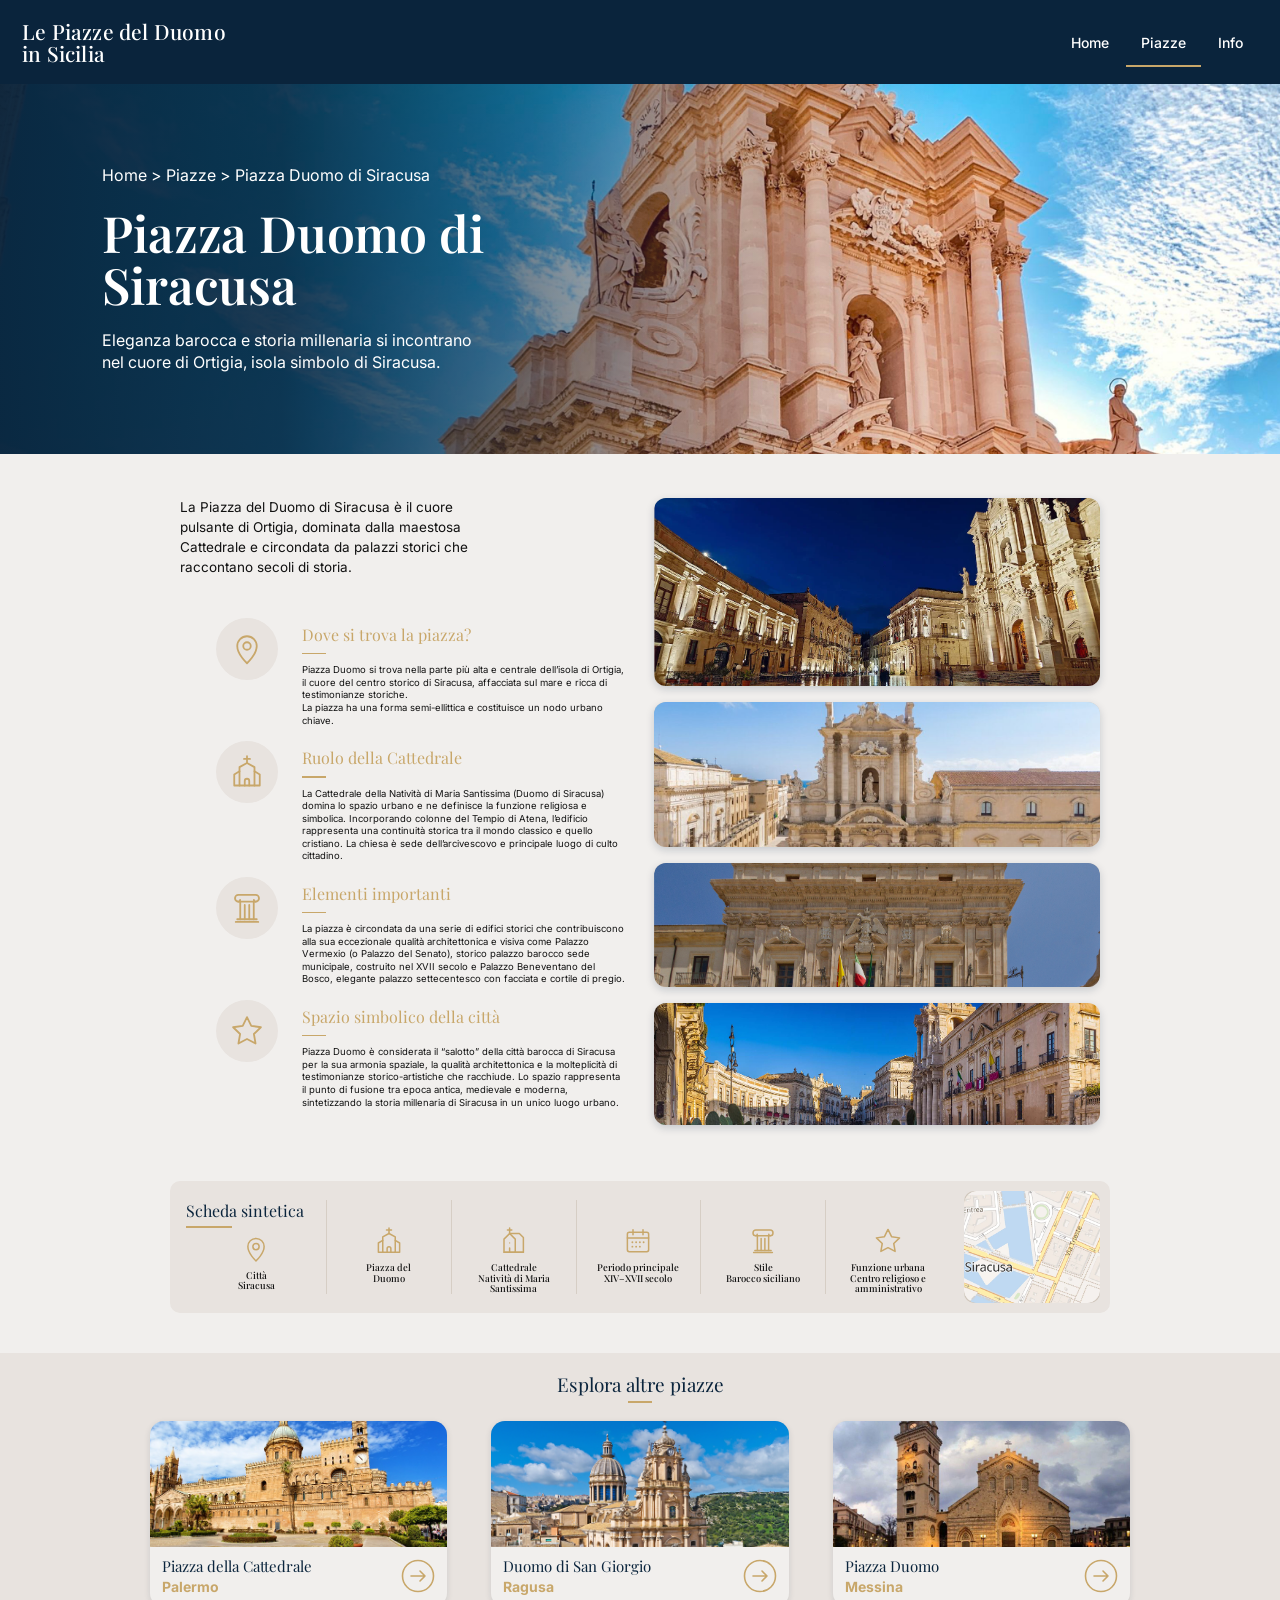
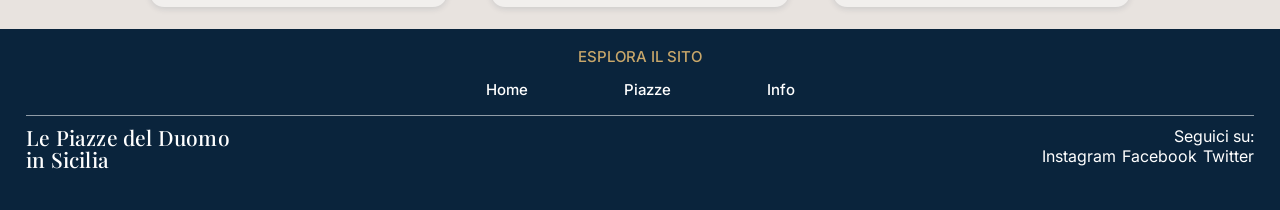
<file: siracusa.html>
<!DOCTYPE html>
<html lang="it">
<head>
<meta charset="UTF-8">
<meta name="viewport" content="width=device-width, initial-scale=1.0">
<title>Piazza Duomo di Siracusa – Le Piazze del Duomo in Sicilia</title>
<meta name="description" content="La Piazza del Duomo di Siracusa è il cuore pulsante di Ortigia, dominata dalla maestosa Cattedrale e circondata da palazzi storici che raccontano secoli di storia.">
<link rel="preconnect" href="https://fonts.googleapis.com">
<link rel="preconnect" href="https://fonts.gstatic.com" crossorigin>
<link href="https://fonts.googleapis.com/css2?family=Inter:wght@400;500;700&family=Playfair+Display:wght@400;500;600&display=swap" rel="stylesheet">
<link rel="stylesheet" href="css/style.css">
</head>
<body>

<header class="header">
  <div class="header__inner">
    <a href="index.html" class="logo">Le Piazze del Duomo<br>in Sicilia</a>
    <button class="burger" aria-label="Apri menu" aria-expanded="false"><span></span><span></span><span></span></button>
    <nav class="nav">
      <a href="index.html">Home</a>
      <a href="piazze.html" class="attivo">Piazze</a>
      <a href="info.html">Info</a>
    </nav>
  </div>
</header>


<section class="hero ">
  <div class="hero__img"><img class="foto" src="img/siracusahero.png" alt=""></div>
  <div class="hero__content">
      <p class="hero__breadcrumb"><a href="index.html">Home</a> &gt; <a href="piazze.html">Piazze</a> &gt; <span>Piazza Duomo di Siracusa</span></p>
      <h1>Piazza Duomo di<br>Siracusa</h1>
      <p class="hero__sub">Eleganza barocca e storia millenaria si incontrano nel cuore di Ortigia, isola simbolo di Siracusa.</p>
  </div>
</section>

<section class="dettaglio">
  <div class="dettaglio__grid">
    <div>
      <p class="dettaglio__intro">La Piazza del Duomo di Siracusa è il cuore pulsante di Ortigia, dominata dalla maestosa Cattedrale e circondata da palazzi storici che raccontano secoli di storia.</p>
      <div class="blocchi">
        <div class="blocco">
          <div class="cerchio"><img src="icons/pin.svg" alt=""></div>
          <div><h3>Dove si trova la piazza?</h3><span class="linea"></span><p>Piazza Duomo si trova nella parte più alta e centrale dell’isola di Ortigia, il cuore del centro storico di Siracusa, affacciata sul mare e ricca di testimonianze storiche.<br>La piazza ha una forma semi-ellittica e costituisce un nodo urbano chiave.</p></div>
        </div>
        <div class="blocco">
          <div class="cerchio"><img src="icons/chiesa.svg" alt=""></div>
          <div><h3>Ruolo della Cattedrale</h3><span class="linea"></span><p>La Cattedrale della Natività di Maria Santissima (Duomo di Siracusa) domina lo spazio urbano e ne definisce la funzione religiosa e simbolica. Incorporando colonne del Tempio di Atena, l’edificio rappresenta una continuità storica tra il mondo classico e quello cristiano. La chiesa è sede dell’arcivescovo e principale luogo di culto cittadino.</p></div>
        </div>
        <div class="blocco">
          <div class="cerchio"><img src="icons/colonna.svg" alt=""></div>
          <div><h3>Elementi importanti</h3><span class="linea"></span><p>La piazza è circondata da una serie di edifici storici che contribuiscono alla sua eccezionale qualità architettonica e visiva come Palazzo Vermexio (o Palazzo del Senato), storico palazzo barocco sede municipale, costruito nel XVII secolo e Palazzo Beneventano del Bosco, elegante palazzo settecentesco con facciata e cortile di pregio.</p></div>
        </div>
        <div class="blocco">
          <div class="cerchio"><img src="icons/stella.svg" alt=""></div>
          <div><h3>Spazio simbolico della città</h3><span class="linea"></span><p>Piazza Duomo è considerata il “salotto” della città barocca di Siracusa per la sua armonia spaziale, la qualità architettonica e la molteplicità di testimonianze storico-artistiche che racchiude. Lo spazio rappresenta il punto di fusione tra epoca antica, medievale e moderna, sintetizzando la storia millenaria di Siracusa in un unico luogo urbano.</p></div>
        </div>
      </div>
    </div>
    <!-- FOTO: img/siracusa-1.jpg … img/siracusa-4.jpg -->
    <div class="dettaglio__foto">
        <figure><img class="foto" src="img/sira1.png" alt="Piazza Duomo di Siracusa – foto 1"></figure>
        <figure><img class="foto" src="img/sira2.png" alt="Piazza Duomo di Siracusa – foto 2"></figure>
        <figure><img class="foto" src="img/sira3.png" alt="Piazza Duomo di Siracusa – foto 3"></figure>
        <figure><img class="foto" src="img/sira4.jpg" alt="Piazza Duomo di Siracusa – foto 4"></figure>
    </div>
  </div>
</section>

<section class="scheda-wrap">
  <div class="scheda">
    <div class="scheda__voci">
      <div class="scheda__titolo">
        <h3>Scheda sintetica</h3><span class="linea"></span>
        <div class="voce"><img src="icons/pin.svg" alt=""><span>Città<br>Siracusa</span></div>
      </div>
        <div class="voce"><img src="icons/chiesa.svg" alt=""><span>Piazza del<br>Duomo</span></div>
        <div class="voce"><img src="icons/cattedrale.svg" alt=""><span>Cattedrale<br>Natività di Maria<br>Santissima</span></div>
        <div class="voce"><img src="icons/calendario.svg" alt=""><span>Periodo principale<br>XIV–XVII secolo</span></div>
        <div class="voce"><img src="icons/colonna.svg" alt=""><span>Stile<br>Barocco siciliano</span></div>
        <div class="voce"><img src="icons/stella.svg" alt=""><span>Funzione urbana<br>Centro religioso e<br>amministrativo</span></div>
    </div>
  
    <a class="scheda__mappa" href="https://www.google.com/maps/search/?api=1&query=Piazza+Duomo+Siracusa+Ortigia" target="_blank" rel="noopener"><img class="foto" src="img/mappasira.png" alt="Mappa – Piazza Duomo di Siracusa"></a>
  </div>
</section>

<section class="altre">
  <h2>Esplora altre piazze</h2>
  <span class="linea"></span>
  <div class="griglia-altre">
      <a class="card" href="palermo.html">
        <div class="card__img"><img class="foto" src="img/cardpalermo .png" alt="Piazza della Cattedrale, Palermo"></div>
        <div class="card__body">
          <div><h3 class="card__titolo">Piazza della Cattedrale</h3><p class="card__citta">Palermo</p></div>
          <svg class="card__freccia" viewBox="0 0 34 34" fill="none" stroke="#C8A76A" stroke-width="1.6" stroke-linecap="round" stroke-linejoin="round"><circle cx="17" cy="17" r="15.5"/><path d="M10 17h14M19 12l5 5-5 5"/></svg>
        </div>
      </a>
      <a class="card" href="ragusa.html">
        <div class="card__img"><img class="foto" src="img/cardragusa.png" alt="Duomo di San Giorgio, Ragusa"></div>
        <div class="card__body">
          <div><h3 class="card__titolo">Duomo di San Giorgio</h3><p class="card__citta">Ragusa</p></div>
          <svg class="card__freccia" viewBox="0 0 34 34" fill="none" stroke="#C8A76A" stroke-width="1.6" stroke-linecap="round" stroke-linejoin="round"><circle cx="17" cy="17" r="15.5"/><path d="M10 17h14M19 12l5 5-5 5"/></svg>
        </div>
      </a>
      <div class="card">
        <div class="card__img"><img class="foto" src="img/cardmessina.png" alt="Piazza Duomo, Messina"></div>
        <div class="card__body">
          <div><h3 class="card__titolo">Piazza Duomo</h3><p class="card__citta">Messina</p></div>
          <svg class="card__freccia" viewBox="0 0 34 34" fill="none" stroke="#C8A76A" stroke-width="1.6" stroke-linecap="round" stroke-linejoin="round"><circle cx="17" cy="17" r="15.5"/><path d="M10 17h14M19 12l5 5-5 5"/></svg>
        </div>
      </div>
  </div>
</section>

<footer class="footer">
  <p class="footer__tit">Esplora il sito</p>
  <nav class="footer__nav">
    <a href="index.html">Home</a>
    <a href="piazze.html">Piazze</a>
    <a href="info.html">Info</a>
  </nav>
  <hr class="footer__hr">
  <div class="footer__bottom">
    <a href="index.html" class="logo">Le Piazze del Duomo<br>in Sicilia</a>
    <div class="social">
      Seguici su:<br>
      <a href="#" target="_blank" rel="noopener">Instagram</a>
      <a href="#" target="_blank" rel="noopener">Facebook</a>
      <a href="#" target="_blank" rel="noopener">Twitter</a>
    </div>
  </div>
</footer>

<script>
  const burger = document.querySelector('.burger');
  const nav = document.querySelector('.nav');
  burger.addEventListener('click', () => {
    const open = nav.classList.toggle('aperto');
    burger.classList.toggle('aperto', open);
    burger.setAttribute('aria-expanded', open);
  });
</script>
</body>
</html>
</file>
<file: css/style.css>
:root {
  --blu: #0A243C;
  --oro: #C8A76A;
  --bianco: #FFFFFF;
  --nero: #111111;
  --bg-chiaro: #F1EFED;
  --bg-scuro: #E8E3DF;
  --bg-sabbia: #EFE8DF;
  --serif: 'Playfair Display', Georgia, serif;
  --sans: 'Inter', system-ui, -apple-system, sans-serif;
  --raggio: 14px;
  --ombra: 0 2px 6px rgba(10, 36, 60, .12);
  --ombra-hover: 0 18px 34px rgba(10, 36, 60, .22);
  --header-h: 84px;
}

*, *::before, *::after { box-sizing: border-box; }
html { scroll-behavior: smooth; }
body {
  margin: 0;
  font-family: var(--sans);
  font-weight: 400;
  color: var(--nero);
  background: var(--bg-chiaro);
  -webkit-font-smoothing: antialiased;
}
img { display: block; max-width: 100%; }
a { color: inherit; text-decoration: none; }
h1, h2, h3, h4, p { margin: 0; }

.container { width: min(1180px, 88%); margin: 0 auto; }

/* Le immagini mancanti mostrano un riquadro neutro finché non inserisci le foto */
.foto { background: #cfc6bb; object-fit: cover; width: 100%; height: 100%; }

/* ---------- Linea oro sotto i titoli ---------- */
.linea { display: block; width: 52px; height: 2px; background: var(--oro); }
.linea--centro { margin: 10px auto 0; }
.linea--nera { background: var(--nero); width: 46px; height: 2px; }

/* =========================================================
   HEADER
   ========================================================= */
.header {
  position: sticky; top: 0; z-index: 50;
  background: var(--blu);
  height: var(--header-h);
}
.header__inner {
  height: 100%;
  display: flex; align-items: center; justify-content: space-between;
  padding: 0 22px;
}
.logo {
  font-family: var(--serif); font-weight: 500;
  font-size: 21px; line-height: 1.05; color: var(--bianco);
  letter-spacing: .2px;
}
.nav { display: flex; gap: 0; }
.nav a, .footer__nav a {
  position: relative;
  font-family: var(--sans); font-weight: 500;
  font-size: 14px; color: var(--bianco);
  padding: 10px 15px;
}
.nav a + a { margin-left: 2px; }
.nav a::after, .footer__nav a::after {
  content: ""; position: absolute;
  left: 0; right: 0; bottom: -6px; height: 2px;
  background: var(--oro);
  transform: scaleX(0); transform-origin: center;
  transition: transform .3s ease;
}
.nav a:hover::after, .nav a.attivo::after,
.footer__nav a:hover::after { transform: scaleX(1); }

.burger {
  display: none; background: none; border: 0; cursor: pointer;
  width: 40px; height: 40px; padding: 8px;
}
.burger span { display: block; height: 2px; background: var(--bianco); margin: 5px 0; transition: .3s; }

/* =========================================================
   HERO (tutte le pagine)
   ========================================================= */
.hero {
  position: relative; overflow: hidden;
  height: 370px;
  color: var(--bianco);
  display: flex; align-items: center;
}
.hero__img { position: absolute; inset: 0; }
.hero__img img { width: 100%; height: 100%; object-fit: cover; object-position: right center; }
.hero::after {           /* sfumatura blu */
  content: ""; position: absolute; inset: 0;
  background: linear-gradient(90deg,
    rgba(10,36,60,.97) 0%,
    rgba(10,36,60,.88) 22%,
    rgba(10,36,60,.55) 42%,
    rgba(10,36,60,.12) 62%,
    rgba(10,36,60,0) 75%);
}
.hero__content {
  position: relative; z-index: 2;
  padding-left: 8%; max-width: 640px;
}
.hero__breadcrumb {
  font-size: 16px; font-weight: 400; margin-bottom: 22px;
}
.hero__breadcrumb a:hover { color: var(--oro); }
.hero h1 {
  font-family: var(--serif); font-weight: 600;
  font-size: 50px; line-height: 1.04; letter-spacing: -.2px;
}
.hero__sub {
  font-size: 16px; line-height: 1.38; font-weight: 400;
  max-width: 390px; margin-top: 18px;
}
.hero--home h1 { font-size: 50px; }
.hero--home .hero__sub { max-width: 380px; margin-top: 17px; }

.btn-oro {
  display: inline-flex; align-items: center; gap: 6px;
  margin-top: 22px;
  background: var(--oro); color: var(--bianco);
  font-family: var(--sans); font-weight: 500; font-size: 14px;
  text-transform: uppercase; letter-spacing: .2px;
  padding: 14px 38px 14px 19px; border-radius: 40px;
  transition: background .3s, transform .3s, box-shadow .3s;
}
.btn-oro:hover { background: #b8945a; transform: translateY(-2px); box-shadow: 0 10px 22px rgba(0,0,0,.25); }
.freccia { display: inline-block; width: 16px; height: 10px; }

/* Hero chiara della pagina Info */
.hero--info { color: var(--blu); }
.hero--info::after {
  background: linear-gradient(90deg,
    rgba(241,239,237,.97) 0%,
    rgba(241,239,237,.9) 30%,
    rgba(241,239,237,.55) 48%,
    rgba(241,239,237,0) 68%);
}
.hero--info .hero__content { padding-left: 8.5%; }
.hero__tag {
  font-size: 14px; font-weight: 400; color: var(--oro);
  display: inline-block; padding-bottom: 6px;
  border-bottom: 2px solid var(--oro); width: 66px; margin-bottom: 20px;
}
.hero--info h1 { color: var(--blu); font-size: 50px; }
.hero--info .hero__sub { color: var(--blu); max-width: 360px; margin-top: 12px; }

/* =========================================================
   CARD PIAZZA (home, piazze, esplora altre)
   ========================================================= */
.card {
  position: relative; display: block;
  background: var(--bg-chiaro);
  border-radius: var(--raggio);
  overflow: hidden;
  box-shadow: var(--ombra);
  transition: transform .35s ease, box-shadow .35s ease;
}
.card:hover { transform: translateY(-8px); box-shadow: var(--ombra-hover); }
.card__img { height: 170px; overflow: hidden; }
.card__img img { transition: transform .6s ease; }
.card:hover .card__img img { transform: scale(1.04); }
.card__body {
  display: flex; align-items: center; justify-content: space-between;
  padding: 10px 12px 12px; min-height: 56px;
}
.card__titolo {
  font-family: var(--serif); font-weight: 400;
  font-size: 15px; color: var(--blu); line-height: 1.2;
}
.card__citta {
  font-family: var(--sans); font-weight: 700;
  font-size: 14px; color: var(--oro); margin-top: 3px;
}
.card__freccia { flex-shrink: 0; width: 34px; height: 34px; }
.badge {
  position: absolute; top: 13px; left: 12px; z-index: 2;
  background: var(--oro); color: var(--bianco);
  font-size: 12px; font-weight: 400;
  padding: 3px 9px; border-radius: 20px;
}
div.card { cursor: default; } /* card non cliccabili */

/* =========================================================
   HOME
   ========================================================= */
.progetto { background: var(--bg-chiaro); padding: 14px 0 26px; text-align: center; }
.titolo-oro {
  font-family: var(--serif); font-weight: 400;
  font-size: 23px; color: var(--oro);
}
.progetto__testo {
  font-size: 13.5px; line-height: 1.3; max-width: 680px;
  margin: 18px auto 0; color: var(--nero);
}
.stats {
  display: grid; grid-template-columns: repeat(4, 1fr);
  max-width: 820px; margin: 26px auto 0;
}
.stat {
  display: flex; flex-direction: column; align-items: center;
  padding: 0 10px; position: relative;
}
.stat + .stat::before {
  content: ""; position: absolute; left: 0; top: 18px; bottom: 0;
  width: 1px; background: #d9d3cc;
}
.stat img { width: 50px; height: 50px; }
.stat__num {
  font-family: var(--serif); font-weight: 600;
  font-size: 25px; color: var(--blu); line-height: 1; margin-top: 4px;
}
.stat__label {
  font-family: var(--serif); font-size: 13px; color: var(--nero); margin-top: 8px;
}
.stat__label--solo { font-size: 14px; line-height: 1.35; margin-top: 4px; }

/* Mappa */
.mappa {
  position: relative; overflow: hidden;
  background-color: var(--bg-sabbia);
  /* texture sabbia leggera: sostituibile con un'immagine */
  /* texture sabbia leggera (puoi sostituirla con: background-image: url('../img/sabbia.jpg')) */
  background-image:
    url("data:image/svg+xml,%3Csvg xmlns='http://www.w3.org/2000/svg' width='300' height='300'%3E%3Cfilter id='n'%3E%3CfeTurbulence type='fractalNoise' baseFrequency='.012 .08' numOctaves='3' seed='4'/%3E%3CfeColorMatrix values='0 0 0 0 .55  0 0 0 0 .45  0 0 0 0 .32  0 0 0 .09 0'/%3E%3C/filter%3E%3Crect width='100%25' height='100%25' filter='url(%23n)'/%3E%3C/svg%3E"),
    linear-gradient(135deg, #f4eee6 0%, #ede5da 100%);
  padding: 0;
}
.mappa__inner {
  display: grid; grid-template-columns: 30% 70%;
  align-items: start; min-height: 278px;
}
.mappa__titolo { padding: 26px 0 0 8.5vw; }
.mappa__titolo h2 {
  font-family: var(--serif); font-weight: 400;
  font-size: 27px; line-height: 1.2; color: var(--blu);
}
.mappa__titolo .linea { margin-top: 20px; }
.mappa__img { padding: 0; margin-left: -1%; }
.mappa__img img { width: 84%; height: auto; margin-top: -4px; }

/* Piazze in evidenza */
.evidenza { background: var(--bg-chiaro); padding: 14px 0 26px; text-align: center; }
.evidenza .titolo-oro { font-size: 22px; }
.griglia-4 {
  display: grid; grid-template-columns: repeat(4, 1fr);
  gap: 18px; margin-top: 22px; text-align: left;
}
.griglia-4 .card__body { padding: 10px 10px 11px; }
.link-tutte {
  display: inline-flex; align-items: center; gap: 6px;
  margin-top: 24px; font-weight: 700; font-size: 13px;
  text-transform: uppercase; color: var(--blu);
  transition: color .3s;
}
.link-tutte:hover { color: var(--oro); }

/* Cultura */
.cultura { background: var(--bg-scuro); padding: 8px 0; }
.cultura__inner {
  display: grid; grid-template-columns: 258px 1fr auto;
  align-items: center; gap: 26px;
  width: min(1180px, 88%); margin: 0 auto;
}
.cultura__img { height: 133px; border-radius: var(--raggio); overflow: hidden; }
.cultura__testo h2 {
  font-family: var(--serif); font-weight: 400;
  font-size: 23px; line-height: 1.05; color: var(--blu);
}
.cultura__testo .linea--nera { margin: 12px 0 14px; }
.cultura__testo p { font-size: 10px; line-height: 1.6; max-width: 290px; }
.cultura__icone { display: flex; border-left: 1px solid #d2cbc3; }
.cultura__icona {
  display: flex; flex-direction: column; align-items: center; text-align: center;
  padding: 0 18px; min-width: 118px;
}
.cultura__icona + .cultura__icona { border-left: 1px solid #d2cbc3; }
.cultura__icona img { width: 44px; height: 44px; margin-bottom: 8px; }
.cultura__icona span { font-family: var(--serif); font-size: 11px; line-height: 1.5; }

/* =========================================================
   PAGINA PIAZZE
   ========================================================= */
.archivio { background: var(--bg-chiaro); padding: 34px 0 22px; }
.griglia-3 {
  display: grid; grid-template-columns: repeat(3, 1fr);
  gap: 20px; width: min(920px, 86%); margin: 0 auto;
}
.griglia-3 .card__img { height: 190px; }
.griglia-3 .card__body { padding: 12px 12px 13px; min-height: 66px; }

.banda-info { background: var(--bg-scuro); padding: 26px 0; }
.banda-info__inner {
  display: flex; align-items: center; gap: 28px;
  width: min(1000px, 88%); margin: 0 auto;
}
.cerchio-icona {
  flex-shrink: 0; width: 100px; height: 100px; border-radius: 50%;
  background: #e1d9d0; display: grid; place-items: center;
}
.cerchio-icona img { width: 58px; height: 58px; }
.banda-info p { font-size: 14px; line-height: 1.42; max-width: 450px; flex: 1; }
.btn-outline {
  margin-left: auto; flex-shrink: 0;
  display: inline-flex; align-items: center; gap: 6px;
  border: 2px solid var(--oro); color: var(--oro);
  font-weight: 500; font-size: 14px; text-transform: uppercase;
  padding: 13px 10px; border-radius: 40px;
  transition: background .3s, color .3s;
}
.btn-outline:hover { background: var(--oro); color: var(--bianco); }

/* =========================================================
   PAGINA DETTAGLIO
   ========================================================= */
.dettaglio { background: var(--bg-chiaro); padding: 44px 0 56px; }
.dettaglio__grid {
  display: grid; grid-template-columns: 1fr 1fr; gap: 0 3%;
  width: min(920px, 86%); margin: 0 auto;
}
.dettaglio__intro { font-size: 13.5px; line-height: 1.48; max-width: 300px; }
.blocchi { margin-top: 40px; }
.blocco {
  display: grid; grid-template-columns: 62px 1fr; gap: 24px;
  margin-bottom: 14px; padding-left: 8%;
}
.cerchio {
  width: 62px; height: 62px; border-radius: 50%;
  background: var(--bg-scuro); display: grid; place-items: center;
}
.cerchio img { width: 36px; height: 36px; }
.blocco h3 {
  font-family: var(--serif); font-weight: 400;
  font-size: 16px; color: var(--oro); margin-top: 6px;
}
.blocco .linea { width: 24px; height: 1.5px; margin: 8px 0 10px; }
.blocco p { font-size: 9.5px; line-height: 1.32; }
.dettaglio__foto { display: flex; flex-direction: column; gap: 16px; }
.dettaglio__foto figure {
  margin: 0; border-radius: 12px; overflow: hidden;
  box-shadow: 0 3px 8px rgba(10,36,60,.18);
}
.dettaglio__foto figure:nth-child(1) { height: 188px; }
.dettaglio__foto figure:nth-child(2) { height: 145px; }
.dettaglio__foto figure:nth-child(3) { height: 124px; }
.dettaglio__foto figure:nth-child(4) { height: 122px; }

/* Scheda sintetica */
.scheda-wrap { background: var(--bg-chiaro); padding: 0 0 40px; }
.scheda {
  width: min(940px, 87%); margin: 0 auto;
  background: var(--bg-scuro); border-radius: 10px;
  display: grid; grid-template-columns: 1fr 136px; align-items: center; gap: 14px;
  padding: 10px 10px 10px 16px;
}
.scheda__voci { display: flex; align-items: stretch; }
.scheda__titolo { display: flex; flex-direction: column; min-width: 140px; }
.scheda__titolo h3 {
  font-family: var(--serif); font-weight: 400; font-size: 16px; color: var(--blu);
}
.scheda__titolo .linea { width: 46px; height: 1.5px; margin-top: 5px; }
.scheda__titolo .voce { border: 0; margin-top: 6px; padding: 0; }
.voce {
  flex: 1; display: flex; flex-direction: column; align-items: center; text-align: center;
  padding: 26px 6px 0; border-left: 1px solid #d6cec5;
}
.voce img { width: 30px; height: 30px; margin-bottom: 6px; }
.voce span {
  font-family: var(--serif); font-weight: 500; font-size: 9.5px; line-height: 1.12; color: var(--nero);
}
.scheda__mappa { height: 112px; border-radius: 10px; overflow: hidden; display: block; }

/* Esplora altre */
.altre { background: var(--bg-scuro); padding: 18px 0 22px; text-align: center; }
.altre h2 {
  font-family: var(--serif); font-weight: 400; font-size: 19px; color: var(--blu);
}
.altre .linea { width: 24px; margin: 4px auto 0; }
.griglia-altre {
  display: grid; grid-template-columns: repeat(3, 1fr); gap: 44px;
  width: min(980px, 90%); margin: 18px auto 0; text-align: left;
}
.griglia-altre .card__img { height: 126px; }

/* =========================================================
   PAGINA INFO
   ========================================================= */
.info-sez { padding: 58px 0 32px; }
.info-sez--chiara { background: #F6F5F3; }
.info-sez--media { background: var(--bg-chiaro); }
.info-sez__inner {
  display: grid; grid-template-columns: 31% 1fr; gap: 4%;
  align-items: center; width: min(874px, 92%); margin: 0 auto;
}
.num {
  font-size: 14px; color: var(--oro); display: inline-block;
  padding-bottom: 7px; border-bottom: 2px solid var(--oro); width: 26px;
}
.info-sez h2 {
  font-family: var(--serif); font-weight: 400; font-size: 27px;
  color: var(--blu); margin-top: 18px;
}
.info-sez p { font-size: 12px; line-height: 1.4; margin-top: 22px; }
.info-sez p + p { margin-top: 16px; }
.info-sez__img { height: 240px; border-radius: 12px; overflow: hidden; }

.criteri { display: grid; grid-template-columns: repeat(3, 1fr); gap: 10px; }
.criterio {
  border: 1px solid #e3d3b6; border-radius: 10px; background: var(--bg-chiaro);
  text-align: center; padding: 26px 10px 16px;
  display: flex; flex-direction: column; align-items: center;
  transition: transform .3s, box-shadow .3s;
}
.criterio:hover { transform: translateY(-5px); box-shadow: 0 12px 24px rgba(10,36,60,.12); }
.criterio img { width: 40px; height: 40px; }
.criterio h3 {
  font-family: var(--serif); font-weight: 400; font-size: 13.5px;
  color: var(--blu); margin-top: 14px;
}
.criterio p { font-size: 10.5px; margin-top: 16px; line-height: 1.55; }

.struttura { display: flex; align-items: flex-start; justify-content: space-between; }
.step { text-align: center; flex: 0 0 auto; width: 170px; }
.step .cerchio { width: 62px; height: 62px; margin: 0 auto; }
.step h3 {
  font-family: var(--serif); font-weight: 400; font-size: 14px;
  color: var(--blu); margin-top: 16px;
}
.step p { font-size: 10.5px; margin-top: 10px; line-height: 1.55; }
.step__freccia { width: 66px; margin-top: 30px; flex-shrink: 0; }
.info-sez--ultima { padding-bottom: 74px; }

/* =========================================================
   FOOTER
   ========================================================= */
.footer { background: var(--blu); color: var(--bianco); padding: 18px 26px 40px; }
.footer__tit {
  text-align: center; font-weight: 500; font-size: 15px;
  color: var(--oro); text-transform: uppercase;
}
.footer__nav {
  display: flex; justify-content: center; gap: 96px; margin-top: 10px;
}
.footer__nav a { font-size: 15px; padding: 4px 0; }
.footer__hr { border: 0; height: 1px; background: rgba(255,255,255,.55); margin: 12px 0 10px; }
.footer__bottom { display: flex; justify-content: space-between; align-items: flex-start; }
.footer .logo { font-size: 21px; }
.social { text-align: right; font-size: 16px; line-height: 1.25; }
.social a { margin-left: 2px; transition: color .3s; }
.social a:hover { color: var(--oro); }

/* =========================================================
   RESPONSIVE
   ========================================================= */
@media (max-width: 1024px) {
  .griglia-4 { grid-template-columns: repeat(2, 1fr); }
  .cultura__inner { grid-template-columns: 220px 1fr; padding: 16px 0; }
  .cultura__icone { grid-column: 1 / -1; justify-content: center; border-left: 0; }
  .mappa__img img { width: 92%; }
}

@media (max-width: 820px) {
  .burger { display: block; }
  .nav {
    position: absolute; top: var(--header-h); left: 0; right: 0;
    flex-direction: column; background: var(--blu);
    padding: 0 22px; max-height: 0; overflow: hidden;
    transition: max-height .35s ease, padding .35s ease;
  }
  .nav.aperto { max-height: 260px; padding: 8px 22px 22px; }
  .nav a { padding: 14px 0; align-self: flex-start; }
  .nav a::after { bottom: 6px; }
  .burger.aperto span:nth-child(1) { transform: translateY(7px) rotate(45deg); }
  .burger.aperto span:nth-child(2) { opacity: 0; }
  .burger.aperto span:nth-child(3) { transform: translateY(-7px) rotate(-45deg); }

  .hero { height: 420px; }
  .hero::after {
    background: linear-gradient(90deg, rgba(10,36,60,.95) 0%, rgba(10,36,60,.75) 60%, rgba(10,36,60,.35) 100%);
  }
  .hero--info::after {
    background: linear-gradient(90deg, rgba(241,239,237,.96) 0%, rgba(241,239,237,.82) 60%, rgba(241,239,237,.45) 100%);
  }
  .hero__content { padding: 0 6%; }
  .hero h1, .hero--home h1, .hero--info h1 { font-size: 40px; }

  .stats { grid-template-columns: repeat(2, 1fr); row-gap: 28px; }
  .stat:nth-child(3)::before { display: none; }

  .mappa__inner { grid-template-columns: 1fr; }
  .mappa__titolo { padding: 30px 6% 10px; }
  .mappa__img { margin: 0; padding: 0 3% 20px; }
  .mappa__img img { width: 100%; }

  .griglia-3, .griglia-altre { grid-template-columns: repeat(2, 1fr); gap: 20px; }

  .cultura__inner { grid-template-columns: 1fr; text-align: left; }
  .cultura__img { height: 200px; }
  .cultura__testo p { font-size: 13px; max-width: none; }

  .banda-info__inner { flex-direction: column; text-align: center; }
  .btn-outline { margin: 0 auto; padding: 13px 18px; }

  .dettaglio__grid { grid-template-columns: 1fr; }
  .dettaglio__intro { max-width: none; font-size: 15px; }
  .blocco { padding-left: 0; }
  .blocco p { font-size: 13px; line-height: 1.5; }
  .dettaglio__foto { margin-top: 26px; }
  .dettaglio__foto figure:nth-child(n) { height: 220px; }

  .scheda { grid-template-columns: 1fr; padding: 16px; }
  .scheda__voci { flex-wrap: wrap; row-gap: 18px; }
  .scheda__titolo { flex-basis: 100%; }
  .voce { flex: 0 0 33.33%; padding-top: 10px; border-left: 0; }
  .voce span { font-size: 12px; }
  .scheda__mappa { height: 170px; }

  .info-sez__inner { grid-template-columns: 1fr; gap: 28px; }
  .info-sez p { font-size: 14px; }
  .info-sez__img { height: 220px; }
  .criteri { grid-template-columns: 1fr; }
  .criterio p { font-size: 13px; }
  .struttura { flex-direction: column; align-items: center; gap: 6px; }
  .step { width: 100%; max-width: 280px; }
  .step p { font-size: 13px; }
  .step__freccia { transform: rotate(90deg); margin: 6px 0; }

  .footer__nav { gap: 40px; }
  .footer__bottom { flex-direction: column; gap: 18px; }
  .social { text-align: left; }
}

@media (max-width: 520px) {
  :root { --header-h: 70px; }
  .logo { font-size: 18px; }
  .hero { height: 440px; }
  .hero h1, .hero--home h1, .hero--info h1 { font-size: 34px; }
  .hero__sub { font-size: 15px; }
  .griglia-4, .griglia-3, .griglia-altre { grid-template-columns: 1fr; }
  .card__img, .griglia-3 .card__img, .griglia-altre .card__img { height: 210px; }
  .voce { flex-basis: 50%; }
  .footer__nav { gap: 28px; }
}
</file>
